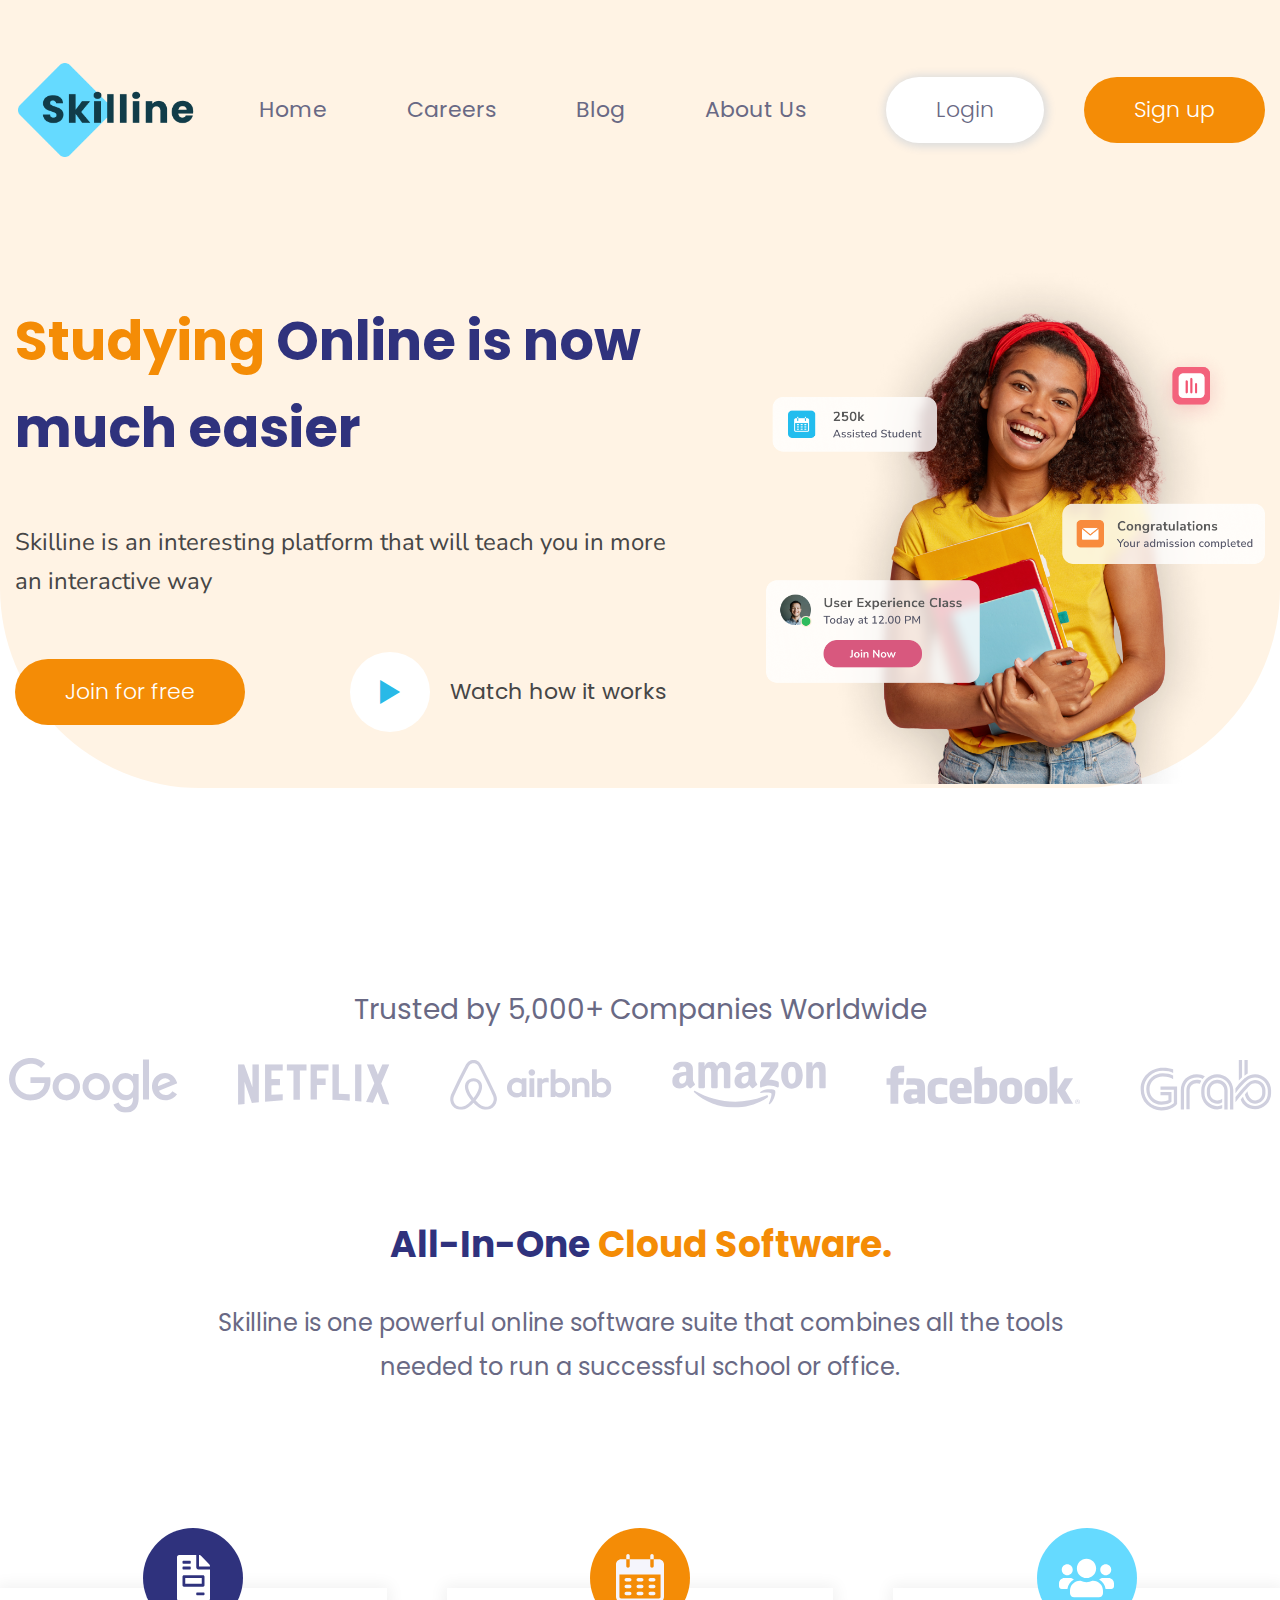
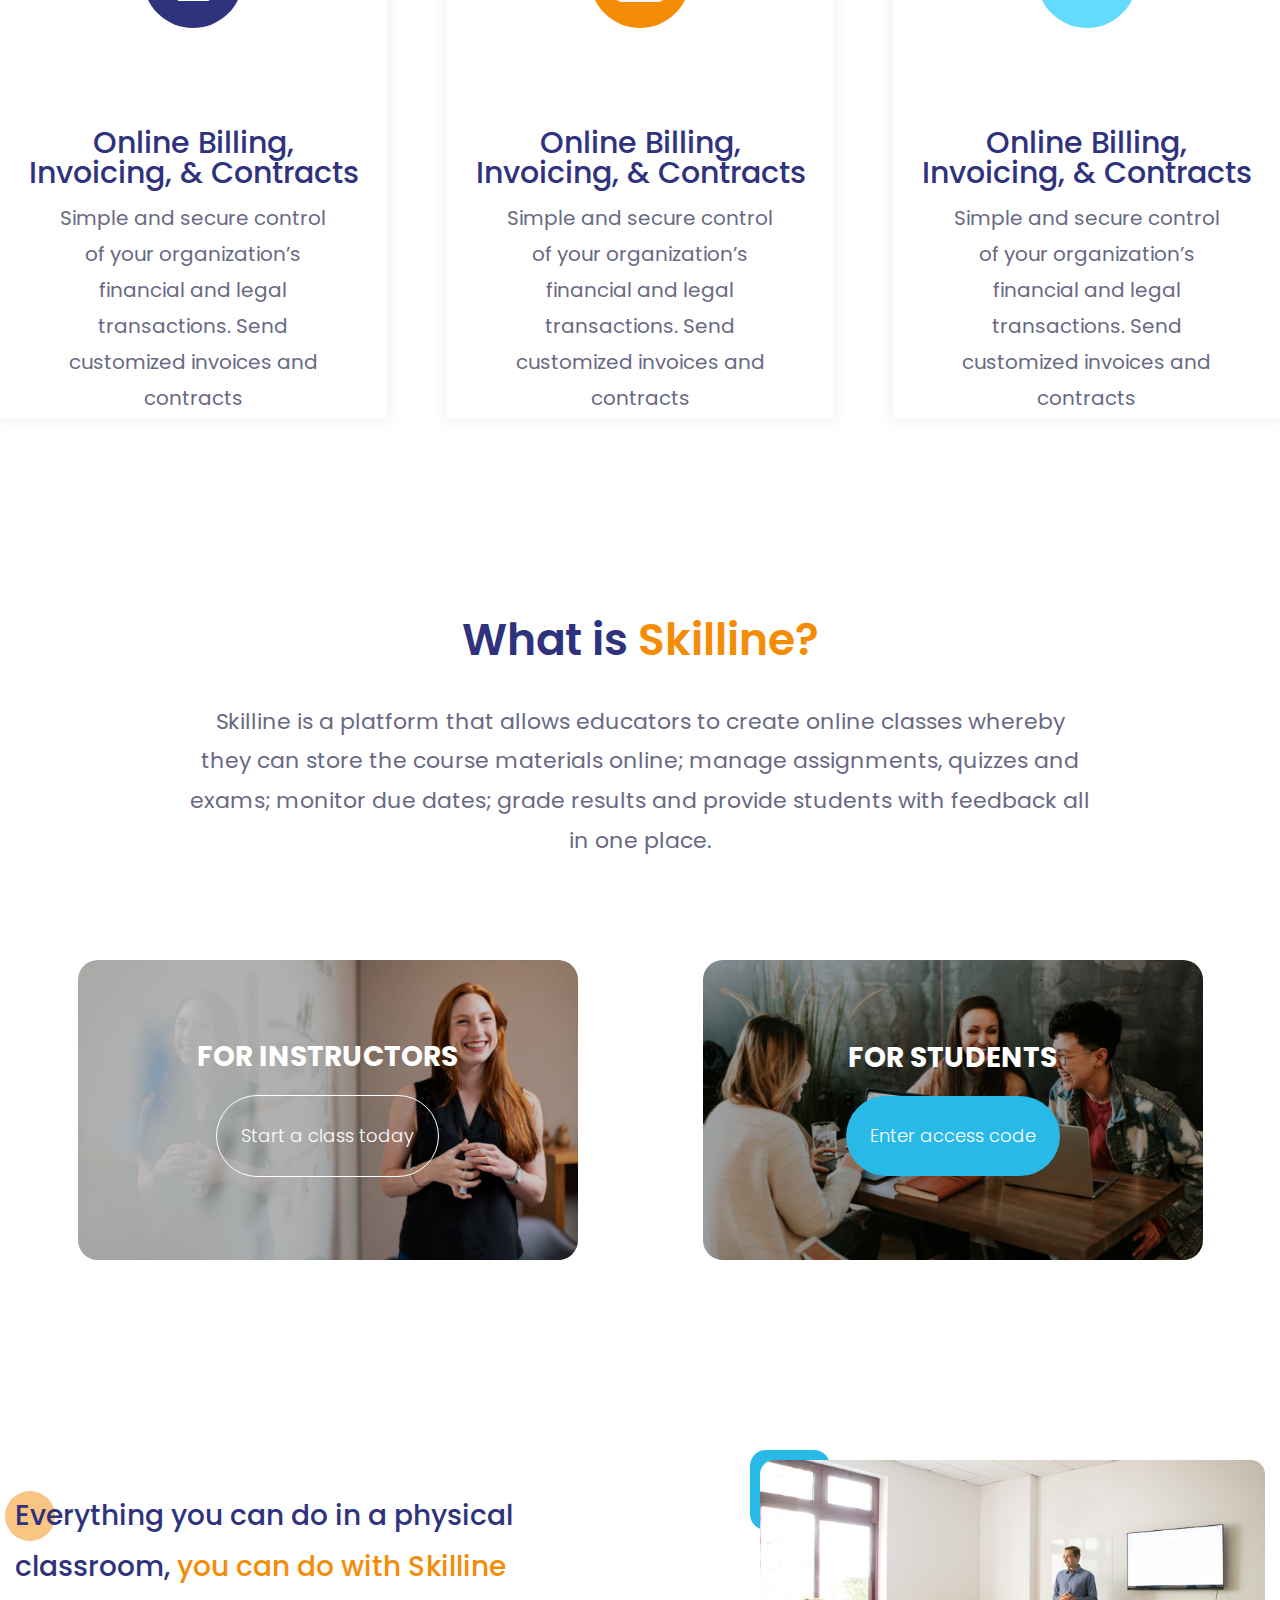
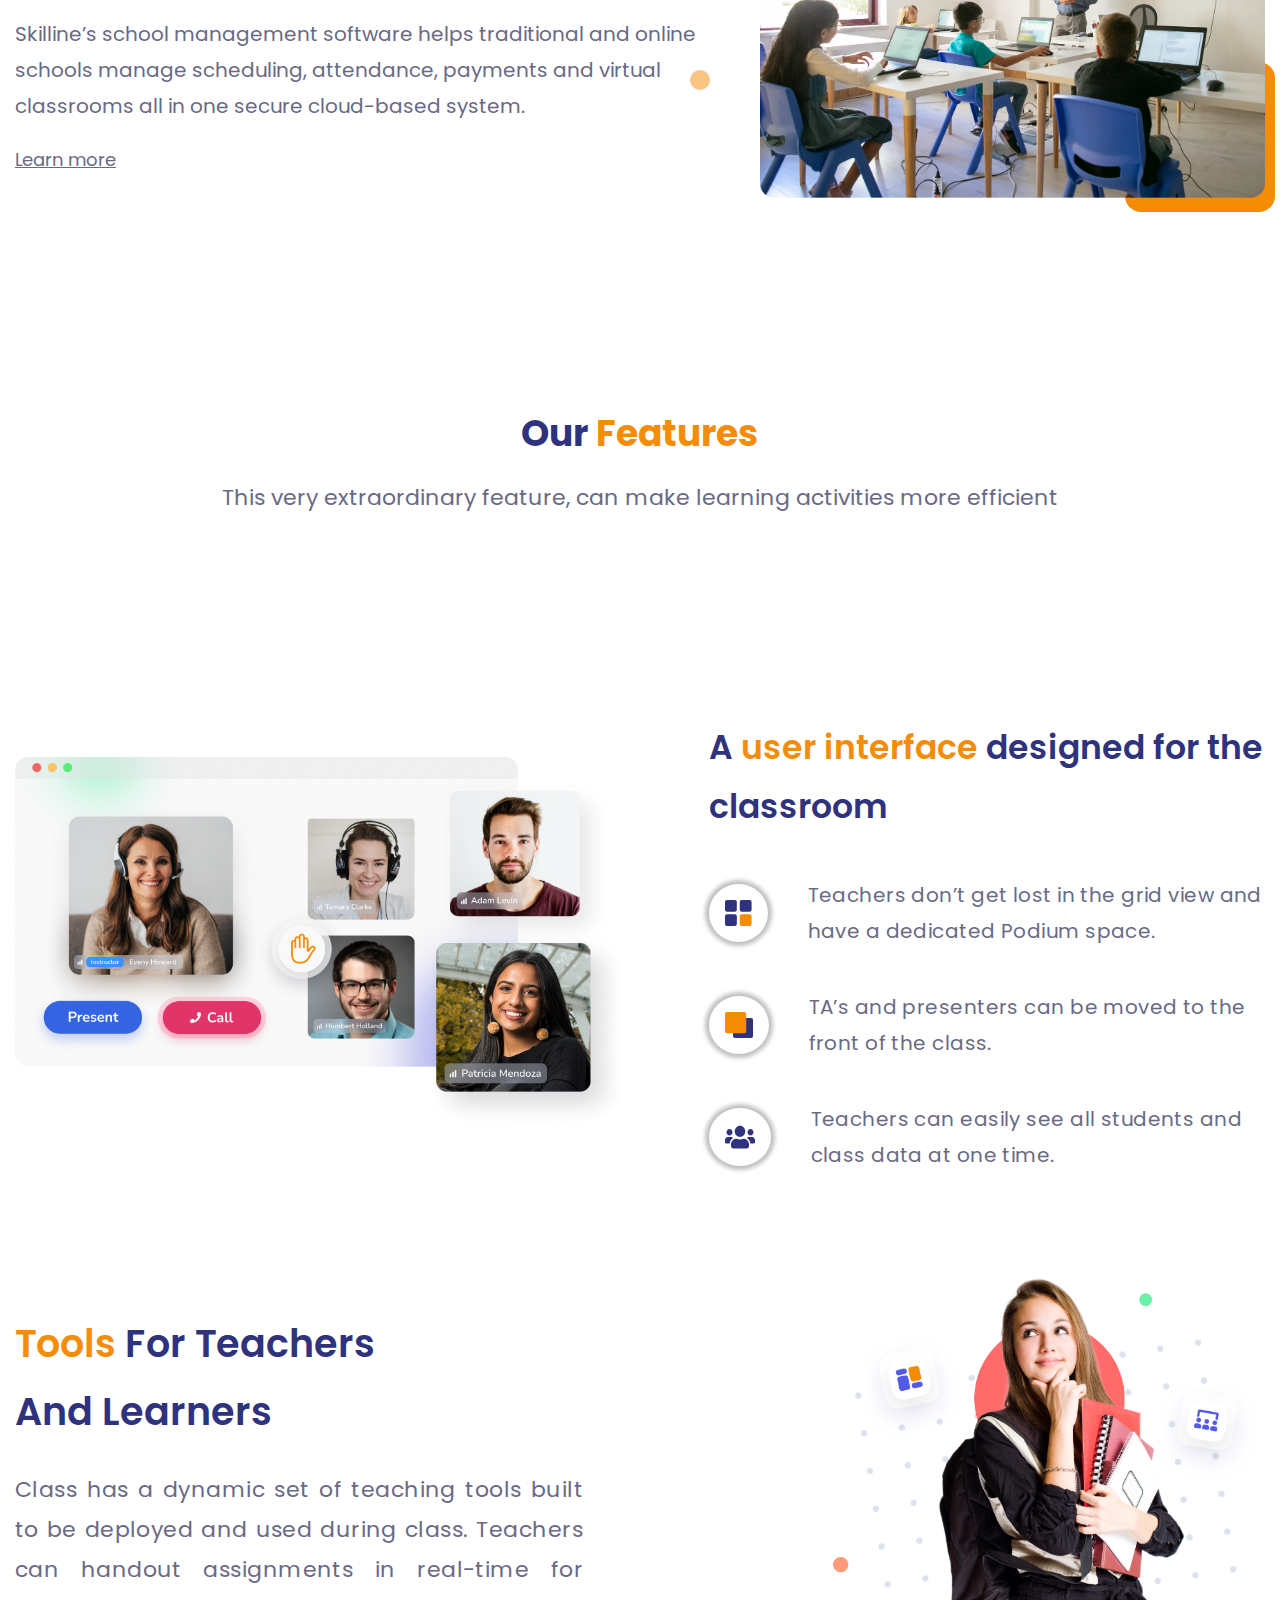
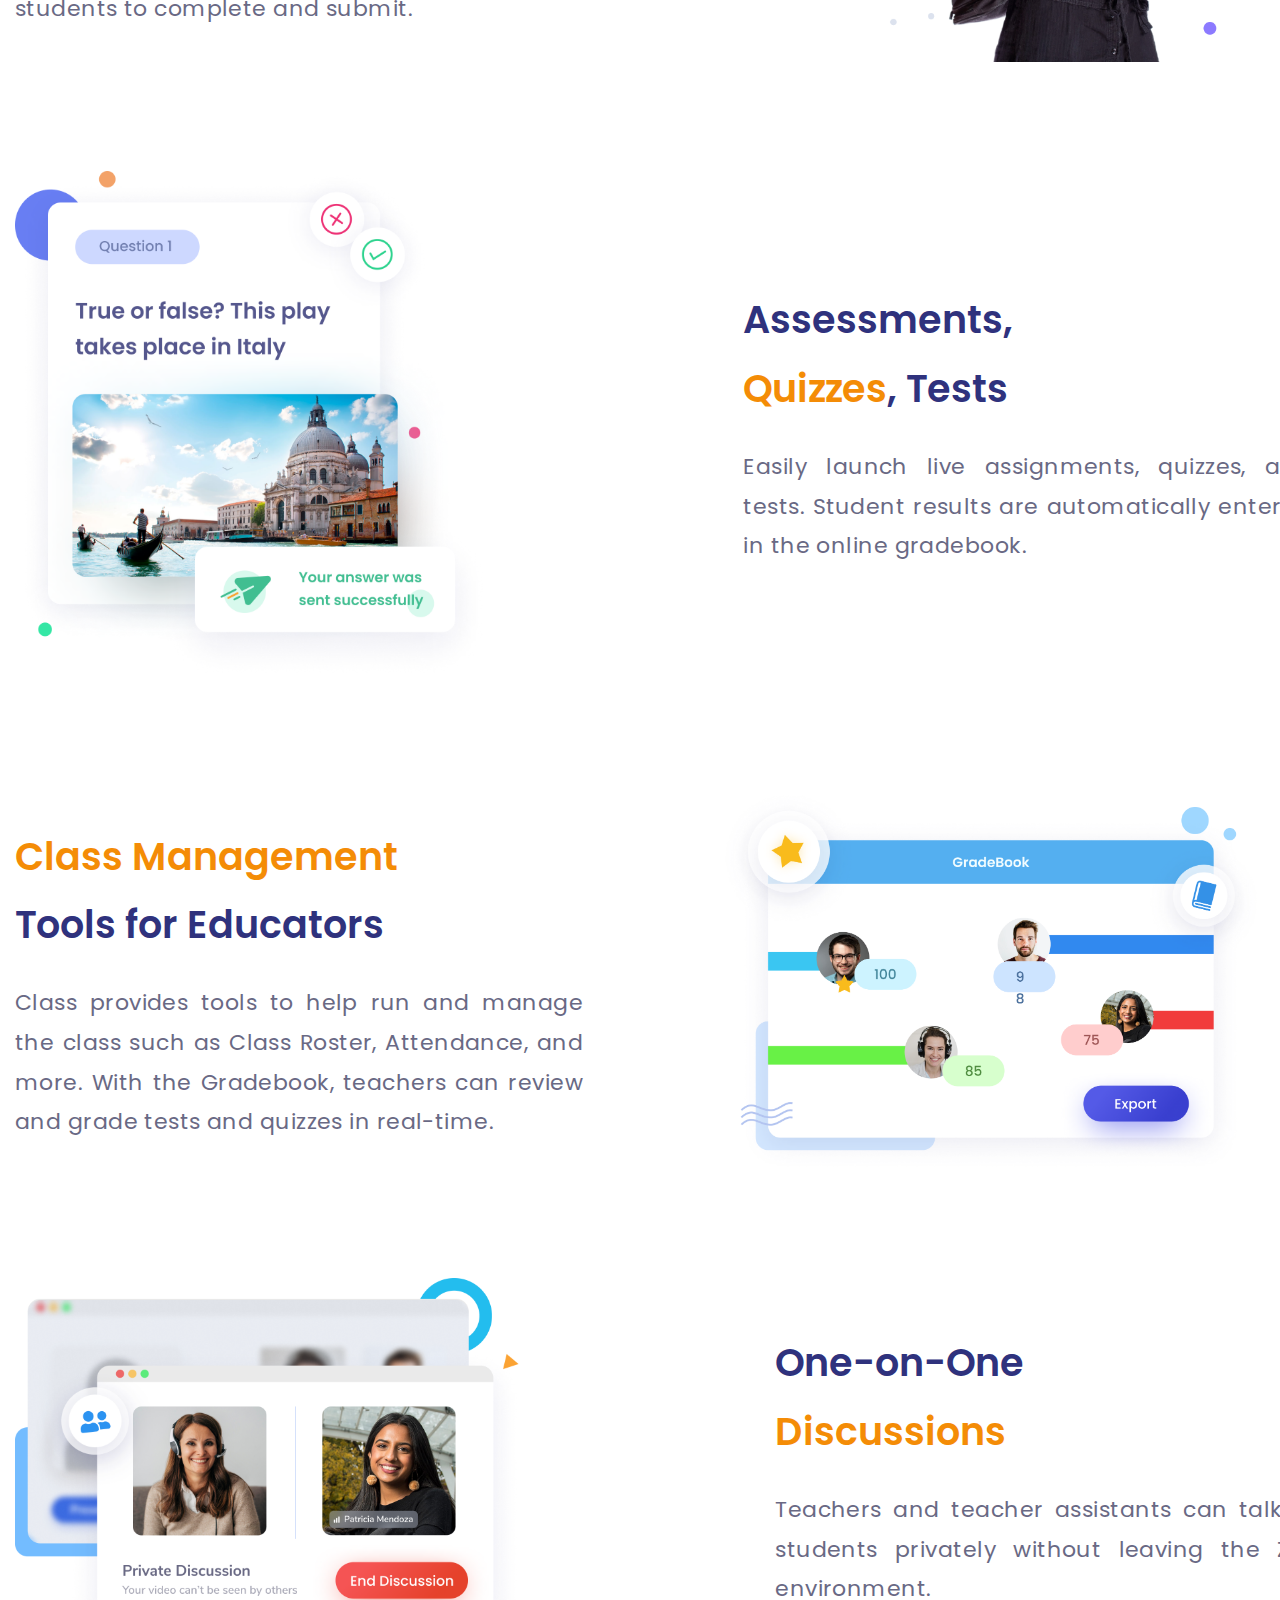
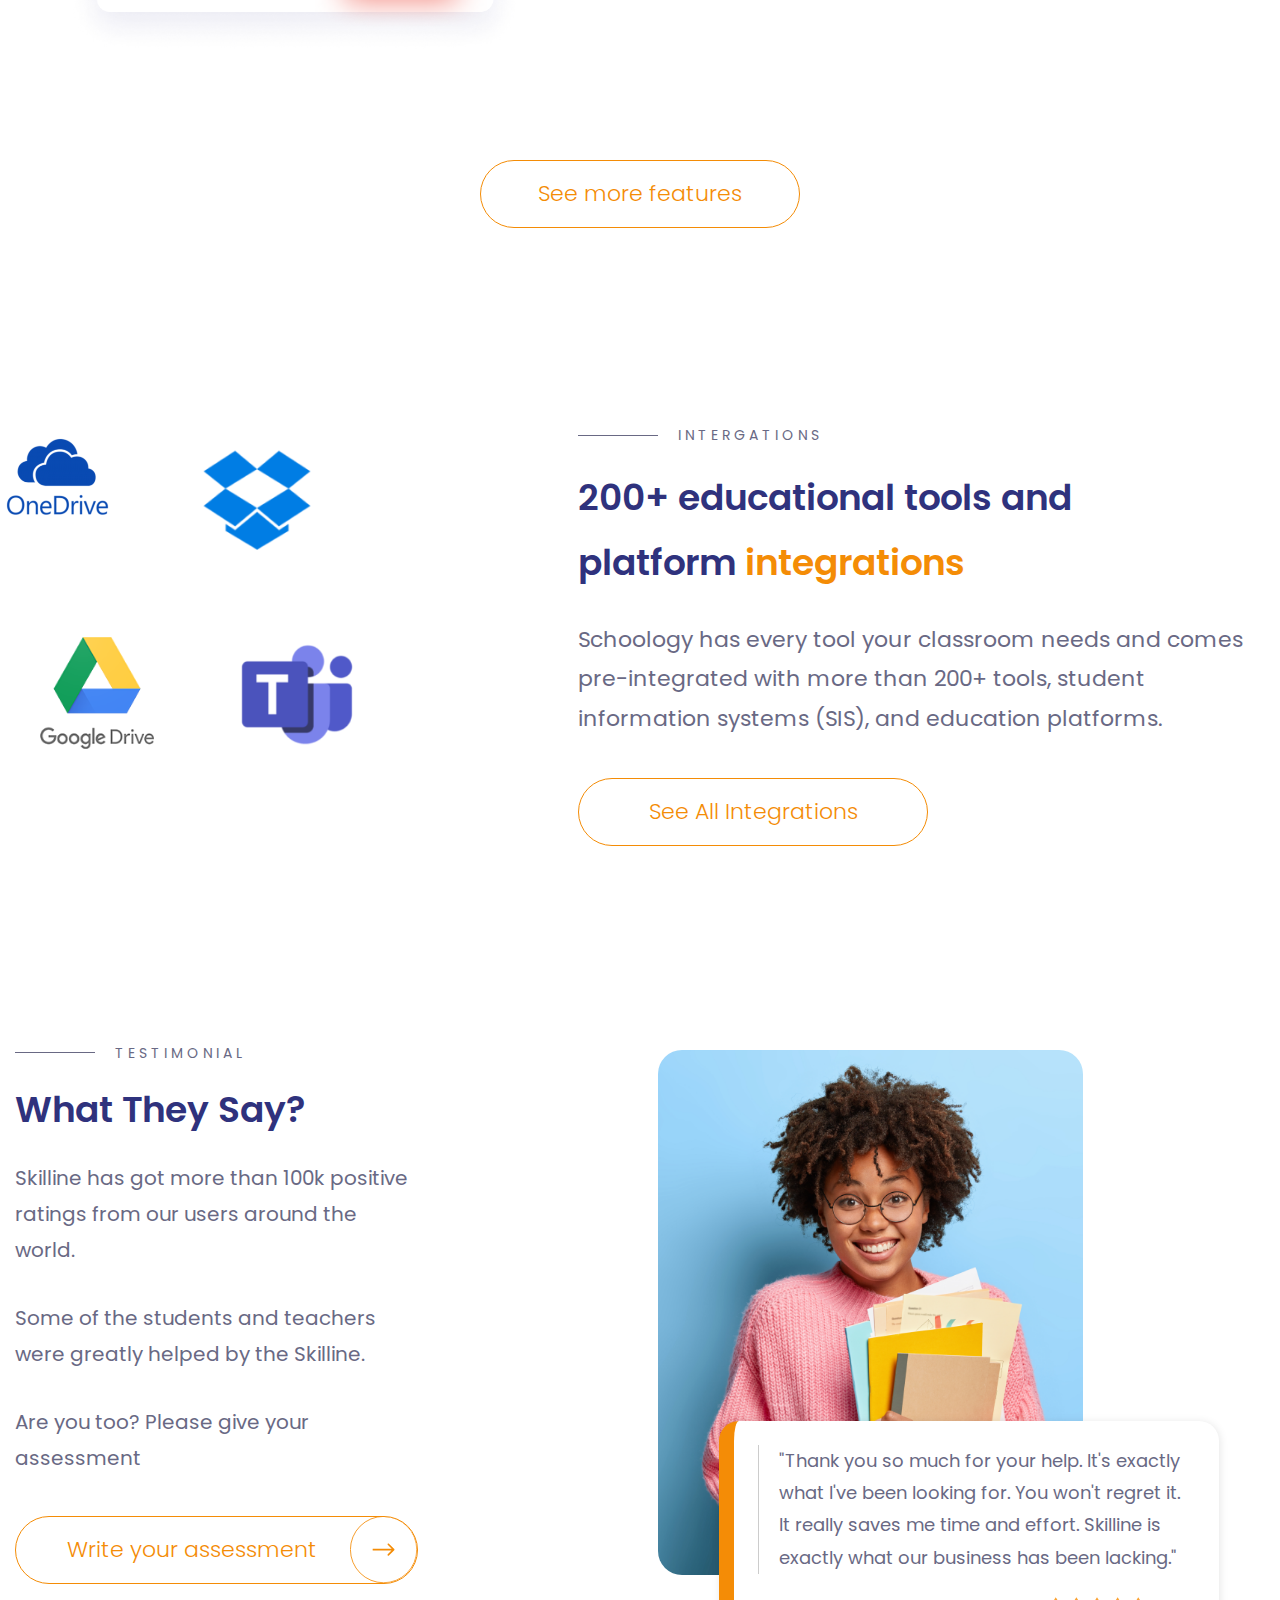
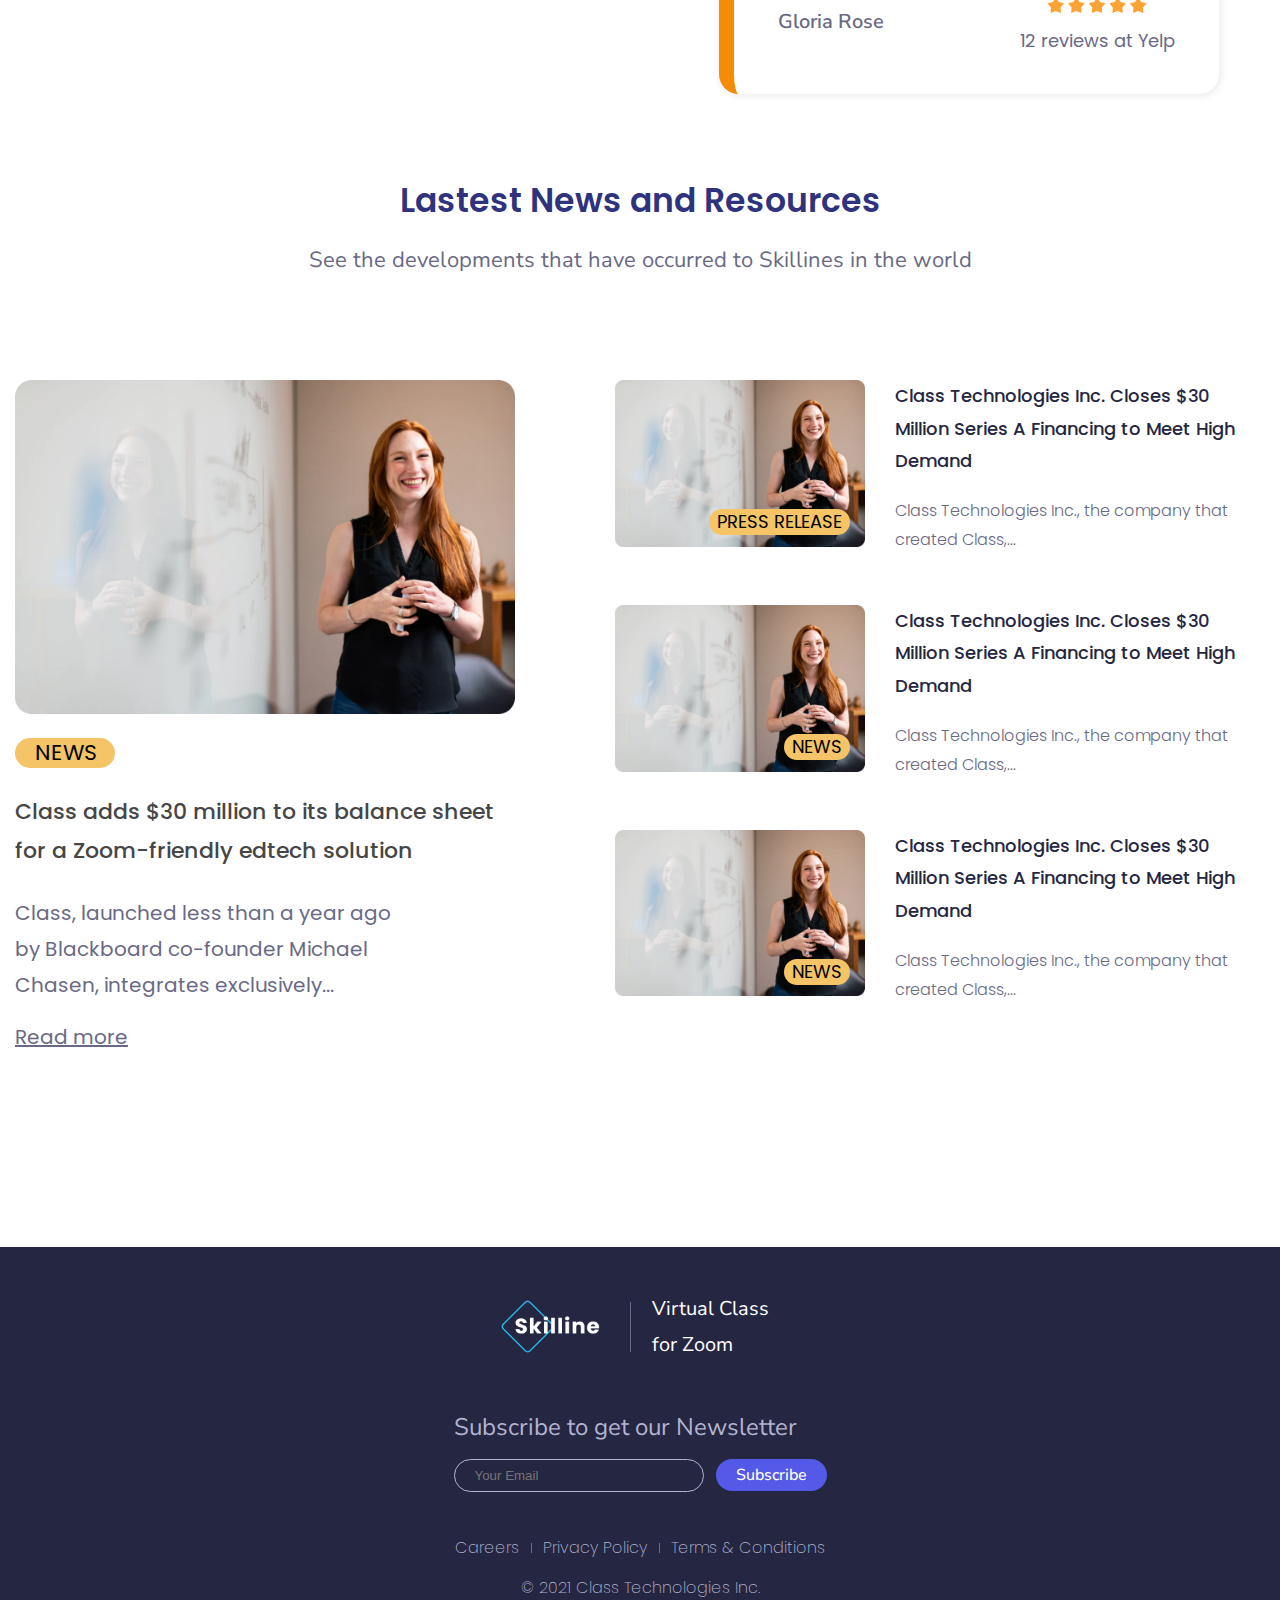
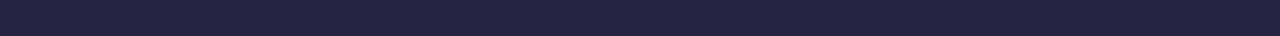
<file: index.html>
<!DOCTYPE html>
<html lang="en">
<head>
    <meta charset="UTF-8">
    <meta name="viewport" content="width=device-width, initial-scale=1.0">
    <title>Skillline</title>
    <!-- Link file -->
    <link rel="stylesheet" href="./asset/scss/index.css">
    <link rel="stylesheet" href="./asset/style/responsive.css">
    <!-- Link icon -->
    <link href='https://unpkg.com/boxicons@2.1.4/css/boxicons.min.css' rel='stylesheet'>
    <!-- Link font -->
    <link rel="preconnect" href="https://fonts.googleapis.com">
    <link rel="preconnect" href="https://fonts.gstatic.com" crossorigin>
    <link href="https://fonts.googleapis.com/css2?family=Nunito+Sans:wght@400;500;600;700;800&family=Poppins:wght@400;500;600;700&display=swap" rel="stylesheet">
</head>
<body>
    <div class="wrapper">
        <header class="header">
            <div class="header-container">
                <div class="header-top">
                    <img src="./asset/images/logo.png" alt="" class="header-logo">
                    <ul class="header-nav hide-on-mobile-tablet"">
                        <li class="nav-item"><a href="" class="nav-item-link">Home</a></li>
                        <li class="nav-item"><a href="" class="nav-item-link">Careers</a></li>
                        <li class="nav-item"><a href="" class="nav-item-link">Blog</a></li>
                        <li class="nav-item"><a href="" class="nav-item-link">About Us</a></li>
                    </ul>
                    <div class="header-auth">
                        <div class="btn btn--white btn-second">Login</div>
                        <div class="btn btn--primary">Sign up</div>
                    </div>
                </div>
                <div class="header-main">
                    <div class="header-content">
                        <h4 class="content-title"><span>Studying </span>Online is now much easier</h4>
                        <p class="content-desc">Skilline is an interesting platform that will teach you in more an interactive way</p>
                        <div class="content-action">
                            <div class="btn btn--primary">Join for free</div>
                            <div class="watch hide-on-mobile-tablet">
                                <i class='bx bx-play watch-icon' ></i><a href="#">Watch how it works</a>
                            </div>
                        </div>
                    </div>
                    <div class="header-img">
                        <img src="./asset/images/header-pic.png" alt="">
                    </div>
                </div>
            </div>
        </header>
        <section class="company">
            <div class="company-container">
                <h4 class="company-heading">Trusted by 5,000+ Companies Worldwide</h4>
                <div class="company-icons">
                    <img src="./asset/images/google.svg" alt="">
                    <img src="./asset/images/netflix.svg" alt="">
                    <img src="./asset/images/airbnb.svg" alt="">
                    <img src="./asset/images/amazon.svg" alt="">
                    <img src="./asset/images/facebook.svg" alt="">
                    <img src="./asset/images/grab.svg" alt="">
                </div>
            </div>
        </section>
        <section class="cloud">
            <div class="cloud-container">
                <h3 class="cloud-heading"><span>All-In-One </span>Cloud Software.</h3>
                <p class="cloud-desc">Skilline is one powerful online software suite that combines all the tools needed to run a successful school or office.
                </p>
                <div class="cloud-content">
                    <div class="cloud-item">
                        <div class="item-icon bg-primary"><svg xmlns="http://www.w3.org/2000/svg" width="33" height="46" viewBox="0 0 33 46" fill="none">
                            <g clip-path="url(#clip0_64_87)">
                              <path d="M24.75 23H8.25V28.75H24.75V23ZM32.3984 9.43359L23.9852 0.628906C23.5984 0.224609 23.0742 0 22.5242 0H22V11.5H33V10.952C33 10.3859 32.7852 9.83789 32.3984 9.43359ZM19.25 12.2188V0H2.0625C0.919531 0 0 0.961328 0 2.15625V43.8438C0 45.0387 0.919531 46 2.0625 46H30.9375C32.0805 46 33 45.0387 33 43.8438V14.375H21.3125C20.1781 14.375 19.25 13.4047 19.25 12.2188ZM5.5 6.46875C5.5 6.07164 5.80766 5.75 6.1875 5.75H13.0625C13.4423 5.75 13.75 6.07164 13.75 6.46875V7.90625C13.75 8.30336 13.4423 8.625 13.0625 8.625H6.1875C5.80766 8.625 5.5 8.30336 5.5 7.90625V6.46875ZM5.5 12.2188C5.5 11.8216 5.80766 11.5 6.1875 11.5H13.0625C13.4423 11.5 13.75 11.8216 13.75 12.2188V13.6562C13.75 14.0534 13.4423 14.375 13.0625 14.375H6.1875C5.80766 14.375 5.5 14.0534 5.5 13.6562V12.2188ZM27.5 39.5312C27.5 39.9284 27.1923 40.25 26.8125 40.25H19.9375C19.5577 40.25 19.25 39.9284 19.25 39.5312V38.0938C19.25 37.6966 19.5577 37.375 19.9375 37.375H26.8125C27.1923 37.375 27.5 37.6966 27.5 38.0938V39.5312ZM27.5 21.5625V30.1875C27.5 30.9817 26.8847 31.625 26.125 31.625H6.875C6.11531 31.625 5.5 30.9817 5.5 30.1875V21.5625C5.5 20.7683 6.11531 20.125 6.875 20.125H26.125C26.8847 20.125 27.5 20.7683 27.5 21.5625Z" fill="white"/>
                            </g>
                            <defs>
                              <clipPath id="clip0_64_87">
                                <rect width="33" height="46" fill="white"/>
                              </clipPath>
                            </defs>
                          </svg></div>
                        <div class="item-content">
                            <h5 class="item-heading">Online Billing, </br> Invoicing, & Contracts
                            </h5>
                            <p class="item-desc">
                                Simple and secure control of your organization’s financial and legal transactions. Send customized invoices and contracts
                            </p>
                        </div>
                    </div>
                    <div class="cloud-item">
                        <div class="item-icon bg-second"><svg xmlns="http://www.w3.org/2000/svg" width="48" height="48" viewBox="0 0 48 48" fill="none">
                            <g clip-path="url(#clip0_64_33)">
                              <path d="M12 0C11.0532 0 10.2857 0.767511 10.2857 1.71432V5.14285H13.7142V1.71432C13.7142 0.767511 12.9467 0 12 0Z" fill="#F5F5FC"/>
                              <path d="M36 0C35.0532 0 34.2856 0.767511 34.2856 1.71432V5.14285H37.7142V1.71432C37.7143 0.767511 36.9468 0 36 0Z" fill="#F5F5FC"/>
                              <path d="M42.8571 5.14282H37.7143V12C37.7143 12.9468 36.9468 13.7143 36 13.7143C35.0532 13.7143 34.2857 12.9468 34.2857 12V5.14282H13.7142V12C13.7142 12.9468 12.9467 13.7143 11.9999 13.7143C11.0531 13.7143 10.2856 12.9468 10.2856 12V5.14282H5.14285C2.30253 5.14282 0 7.44535 0 10.2857V42.8571C0 45.6974 2.30253 48 5.14285 48H42.8571C45.6975 48 48 45.6974 48 42.8571V10.2857C48 7.44535 45.6975 5.14282 42.8571 5.14282ZM44.5714 42.8571C44.5714 43.8039 43.8039 44.5714 42.857 44.5714H5.14285C4.19605 44.5714 3.42854 43.8039 3.42854 42.8571V20.5714H44.5714V42.8571Z" fill="#F5F5FC"/>
                              <path d="M13.7142 23.9999H10.2857C9.33889 23.9999 8.57138 24.7674 8.57138 25.7142C8.57138 26.661 9.33889 27.4285 10.2857 27.4285H13.7142C14.661 27.4285 15.4285 26.661 15.4285 25.7142C15.4285 24.7674 14.661 23.9999 13.7142 23.9999Z" fill="#F5F5FC"/>
                              <path d="M25.7143 23.9999H22.2857C21.3389 23.9999 20.5714 24.7674 20.5714 25.7142C20.5714 26.661 21.3389 27.4285 22.2857 27.4285H25.7143C26.6611 27.4285 27.4286 26.661 27.4286 25.7142C27.4286 24.7674 26.6611 23.9999 25.7143 23.9999Z" fill="#F5F5FC"/>
                              <path d="M37.7143 23.9999H34.2857C33.3389 23.9999 32.5714 24.7674 32.5714 25.7142C32.5714 26.661 33.3389 27.4285 34.2857 27.4285H37.7143C38.6611 27.4285 39.4286 26.661 39.4286 25.7142C39.4286 24.7674 38.661 23.9999 37.7143 23.9999Z" fill="#F5F5FC"/>
                              <path d="M13.7142 30.8571H10.2857C9.33889 30.8571 8.57138 31.6246 8.57138 32.5714C8.57138 33.5182 9.33889 34.2857 10.2857 34.2857H13.7142C14.661 34.2857 15.4285 33.5182 15.4285 32.5714C15.4285 31.6246 14.661 30.8571 13.7142 30.8571Z" fill="#F5F5FC"/>
                              <path d="M25.7143 30.8571H22.2857C21.3389 30.8571 20.5714 31.6246 20.5714 32.5714C20.5714 33.5182 21.3389 34.2857 22.2857 34.2857H25.7143C26.6611 34.2857 27.4286 33.5182 27.4286 32.5714C27.4286 31.6246 26.6611 30.8571 25.7143 30.8571Z" fill="#F5F5FC"/>
                              <path d="M37.7143 30.8571H34.2857C33.3389 30.8571 32.5714 31.6246 32.5714 32.5714C32.5714 33.5182 33.3389 34.2857 34.2857 34.2857H37.7143C38.6611 34.2857 39.4286 33.5182 39.4286 32.5714C39.4285 31.6246 38.661 30.8571 37.7143 30.8571Z" fill="#F5F5FC"/>
                              <path d="M13.7142 37.7142H10.2857C9.33889 37.7142 8.57138 38.4817 8.57138 39.4286C8.57138 40.3754 9.33889 41.1428 10.2857 41.1428H13.7142C14.661 41.1428 15.4285 40.3753 15.4285 39.4284C15.4285 38.4816 14.661 37.7142 13.7142 37.7142Z" fill="#F5F5FC"/>
                              <path d="M25.7143 37.7142H22.2857C21.3389 37.7142 20.5714 38.4817 20.5714 39.4285C20.5714 40.3754 21.3389 41.1429 22.2857 41.1429H25.7143C26.6611 41.1429 27.4286 40.3754 27.4286 39.4285C27.4286 38.4817 26.6611 37.7142 25.7143 37.7142Z" fill="#F5F5FC"/>
                              <path d="M37.7143 37.7142H34.2857C33.3389 37.7142 32.5714 38.4817 32.5714 39.4285C32.5714 40.3754 33.3389 41.1429 34.2857 41.1429H37.7143C38.6611 41.1429 39.4286 40.3754 39.4286 39.4285C39.4286 38.4817 38.661 37.7142 37.7143 37.7142Z" fill="#F5F5FC"/>
                            </g>
                            <defs>
                              <clipPath id="clip0_64_33">
                                <rect width="48" height="48" fill="white"/>
                              </clipPath>
                            </defs>
                          </svg></div>
                        <div class="item-content">
                            <h5 class="item-heading">Online Billing, </br> Invoicing, & Contracts
                            </h5>
                            <p class="item-desc">
                                Simple and secure control of your organization’s financial and legal transactions. Send customized invoices and contracts
                            </p>
                        </div>
                    </div>
                    <div class="cloud-item">
                        <div class="item-icon bg-third"><svg xmlns="http://www.w3.org/2000/svg" width="55" height="44" viewBox="0 0 55 44" fill="none">
                            <path d="M8.25 19.25C11.2836 19.25 13.75 16.7836 13.75 13.75C13.75 10.7164 11.2836 8.25 8.25 8.25C5.21641 8.25 2.75 10.7164 2.75 13.75C2.75 16.7836 5.21641 19.25 8.25 19.25ZM46.75 19.25C49.7836 19.25 52.25 16.7836 52.25 13.75C52.25 10.7164 49.7836 8.25 46.75 8.25C43.7164 8.25 41.25 10.7164 41.25 13.75C41.25 16.7836 43.7164 19.25 46.75 19.25ZM49.5 22H44C42.4875 22 41.1211 22.6102 40.1242 23.5984C43.5875 25.4977 46.0453 28.9266 46.5781 33H52.25C53.7711 33 55 31.7711 55 30.25V27.5C55 24.4664 52.5336 22 49.5 22ZM27.5 22C32.8195 22 37.125 17.6945 37.125 12.375C37.125 7.05547 32.8195 2.75 27.5 2.75C22.1805 2.75 17.875 7.05547 17.875 12.375C17.875 17.6945 22.1805 22 27.5 22ZM34.1 24.75H33.3867C31.5992 25.6094 29.6141 26.125 27.5 26.125C25.3859 26.125 23.4094 25.6094 21.6133 24.75H20.9C15.4344 24.75 11 29.1844 11 34.65V37.125C11 39.4023 12.8477 41.25 15.125 41.25H39.875C42.1523 41.25 44 39.4023 44 37.125V34.65C44 29.1844 39.5656 24.75 34.1 24.75ZM14.8758 23.5984C13.8789 22.6102 12.5125 22 11 22H5.5C2.46641 22 0 24.4664 0 27.5V30.25C0 31.7711 1.22891 33 2.75 33H8.41328C8.95469 28.9266 11.4125 25.4977 14.8758 23.5984Z" fill="white"/>
                          </svg></div>
                        <div class="item-content">
                            <h5 class="item-heading">Online Billing, </br> Invoicing, & Contracts
                            </h5>
                            <p class="item-desc">
                                Simple and secure control of your organization’s financial and legal transactions. Send customized invoices and contracts
                            </p>
                        </div>
                    </div>
                </div>
            </div>
        </section>
        <section class="whatis">
            <div class="whatis-container">
                
                    <h4 class="whatis-heading">What is <span>Skilline?</span>
                    </h4>
                    <p class="whatis-desc">
                        Skilline is a platform that allows educators to create online classes whereby they can store the course materials online; manage assignments, quizzes and exams; monitor due dates; grade results and provide students with feedback all in one place.
                    </p>
                
                <div class="whatis-content">
                    <div class="whatis-item">
                        <h6 class="item-heading">FOR INSTRUCTORS</h6>
                        <div class="item-btn btn btn--transparent">Start a class today</div>
                    </div>
                    <div class="whatis-item">
                        <h6 class="item-heading">FOR STUDENTS</h6>
                        <div class="item-btn btn btn--blue">Enter access code</div>
                    </div>
                </div>
            </div>
        </section>
        <section class="show">
            <div class="show-container">
                <div class="show-content">
                    <h6 class="show-title">Everything you can do in a physical classroom, <span>you can do with Skilline</span> </h6>
                    <p class="show-desc">Skilline’s school management software helps traditional and online schools manage scheduling, attendance, payments and virtual classrooms all in one secure cloud-based system.</p>
                    <span class="show-more">Learn more</span>
                </div>
                <div class="show-img">
                    <img src="./asset/images/img3.png" alt="">
                </div>
            </div>
        </section>
        <section class="feature">
            <div class="feature-container">
                <h6 class="feature-heading">Our <span>Features</span></h6>
                <p class="feature-desc">This very extraordinary feature, can make learning activities more efficient</p>
                <div class="feature-content">
                    <div class="feature-interface">
                        <div class="interface-img">
                            <img src="./asset/images/img4.png" alt="">
                        </div>
                        <div class="interface-content">
                            <h6 class="interface-heading">A <span>user interface</span> designed for the classroom</h6>
                            <div class="interface-list">
                                <div class="list-item">
                                    <div class="list-item__img">
                                        <img src="./asset/images/icon-squares.svg" alt="">
                                    </div>
                                    <div class="list-item__info">
                                        Teachers don’t get lost in the grid view and have a dedicated Podium space.
                                    </div>
                                </div>
                                <div class="list-item">
                                    <div class="list-item__img">
                                        <img src="./asset/images/icon-copy.svg" alt="">
                                    </div>
                                    <div class="list-item__info">
                                        TA’s and presenters can be moved to the front of the class.
                                    </div>
                                </div>
                                <div class="list-item">
                                    <div class="list-item__img">
                                        <img src="./asset/images/icon-teachers.svg" alt="">
                                    </div>
                                    <div class="list-item__info">
                                        Teachers can easily see all students and class data at one time.
                                    </div>
                                </div>
                            </div>
                        </div>
                    </div>
                    <div class="feature-item">
                        <div class="item-content">
                            <h6 class="item-heading"><span>Tools</span> For Teachers And Learners</h6>
                            <p class="item-desc">Class has a dynamic set of teaching tools built to be deployed and used during class.
                                Teachers can handout assignments in real-time for students to complete and submit.</p>
                        </div>
                        <div class="item-img">
                            <img src="./asset/images/img5.png" alt="">
                        </div>
                    </div>
                    <div class="feature-item">
                        <div class="item-content">
                            <h6 class="item-heading">Assessments, <span>Quizzes</span>, Tests
                            <p class="item-desc">Easily launch live assignments, quizzes, and tests.
                                Student results are automatically entered in the online gradebook.</p>
                        </div>
                        <div class="item-img">
                            <img src="./asset/images/img6.png" alt="">
                        </div>
                    </div>
                    <div class="feature-item">
                        <div class="item-content">
                            <h6 class="item-heading"><span>Class Management</span> Tools for Educators
                            <p class="item-desc">Class provides tools to help run and manage the class such as Class Roster, Attendance, and more. With the Gradebook, teachers can review and grade tests and quizzes in real-time.
                            </p>
                        </div>
                        <div class="item-img">
                            <img src="./asset/images/img7.png" alt="">
                        </div>
                    </div>
                    <div class="feature-item">
                        <div class="item-content">
                            <h6 class="item-heading">One-on-One <span>Discussions</span>
                            <p class="item-desc">Teachers and teacher assistants can talk with students privately without leaving the Zoom environment.</p>
                        </div>
                        <div class="item-img">
                            <img src="./asset/images/img8.png" alt="">
                        </div>
                    </div>
                    <div class="btn btn--border-secondary text-secondary feature-btn">See more features</div>
                </div>
            </div>
        </section>
        <section class="intergations">
            <div class="intergations-container">
                <div class="intergations-images">
                    <div class="intergations-img"><img src="./asset/images/onedrive.png" alt=""></div>
                    <div class="intergations-img"><img src="./asset/images/dropbox.png" alt=""></div>
                    <div class="intergations-img"><img src="./asset/images/google-drive.png" alt=""></div>
                    <div class="intergations-img"><img src="./asset/images/team.png" alt=""></div>
                </div>
                <div class="intergations-content">
                    <div class="intergations-heading">
                        <span class="intergations-heading--line">
                        </span>
                        <h6 class="intergations-heading--title">INTERGATIONS</h6>
                    </div>
                    <div class="intergations-desc">
                        <h6 class="intergations-desc--heading">200+ educational tools and </br> platform <span>integrations</span></h6>
                        <p class="intergations-desc--info">Schoology has every tool your classroom needs and comes pre-integrated with more than 200+ tools, student information systems (SIS), and education platforms.</p>
                    </div>
                    <div class="intergations-btn btn bg-transparent text-secondary btn--border-secondary">See All Integrations</div>
                </div>
            </div>
        </section>
        <section class="testi">
            <div class="testi-container">
                <div class="testi-content">
                    <div class="testi-heading">
                        <span class="testi-heading--line">
                        </span>
                        <h6 class="testi-heading--title">TESTIMONIAL</h6>
                    </div>
                    <h6 class="testi-title">What They Say?</h6>
                    <p class="testi-desc">Skilline has got more than 100k positive ratings from our users around the world. </p>
                    <p class="testi-desc">Some of the students and teachers were greatly helped by the Skilline.</p>
                    <p class="testi-desc">Are you too? Please give your assessment</p>
                    <div class="btn testi-btn btn--border-secondary"> <span>Write your assessment</span> <svg xmlns="http://www.w3.org/2000/svg" width="80" height="80" viewBox="0 0 80 80" fill="none">
                        <circle cx="40" cy="40" r="39.5" stroke="#F48C06"/>
                        <path d="M52.7071 40.7071C53.0976 40.3166 53.0976 39.6834 52.7071 39.2929L46.3431 32.9289C45.9526 32.5384 45.3195 32.5384 44.9289 32.9289C44.5384 33.3195 44.5384 33.9526 44.9289 34.3431L50.5858 40L44.9289 45.6569C44.5384 46.0474 44.5384 46.6805 44.9289 47.0711C45.3195 47.4616 45.9526 47.4616 46.3431 47.0711L52.7071 40.7071ZM27 41L52 41L52 39L27 39L27 41Z" fill="#F48C06"/>
                        </svg></div>
                </div>
                <div class="testi-img">
                    <img src="./asset/images/imggirl.png" alt="">
                    <div class="testi-feedback">
                        <div class="testi-feedback--desc">
                            <p class="testi-feedback--desc-content">"Thank you so much for your help. It's exactly what I've been looking for. You won't regret it. It really saves me time and effort. Skilline is exactly what our business has been lacking."</p>
                        </div>
                        <div class="testi-feedback--author">
                            <span class="testi-feedback--author-name">Gloria Rose</span>
                            <div class="testi-feedback--author-rating">
                                <div class="star"><svg xmlns="http://www.w3.org/2000/svg" width="137" height="24" viewBox="0 0 137 24" fill="none">
                                    <path d="M11.9875 0L16.0742 6.36261L23.3883 8.28316L18.6 14.136L19.0336 21.6856L11.9875 18.9403L4.94142 21.6856L5.37504 14.136L0.58671 8.28316L7.90078 6.36261L11.9875 0Z" fill="#FBA333"/>
                                    <path d="M40.2437 0L44.3305 6.36261L51.6445 8.28316L46.8562 14.136L47.2898 21.6856L40.2437 18.9403L33.1976 21.6856L33.6313 14.136L28.8429 8.28316L36.157 6.36261L40.2437 0Z" fill="#FBA333"/>
                                    <path d="M68.5 0L72.5867 6.36261L79.9007 8.28316L75.1124 14.136L75.546 21.6856L68.5 18.9403L61.4539 21.6856L61.8875 14.136L57.0992 8.28316L64.4132 6.36261L68.5 0Z" fill="#FBA333"/>
                                    <path d="M96.7563 0L100.843 6.36261L108.157 8.28316L103.369 14.136L103.802 21.6856L96.7563 18.9403L89.7102 21.6856L90.1438 14.136L85.3555 8.28316L92.6696 6.36261L96.7563 0Z" fill="#FBA333"/>
                                    <path d="M125.013 0L129.099 6.36261L136.413 8.28316L131.625 14.136L132.059 21.6856L125.013 18.9403L117.966 21.6856L118.4 14.136L113.612 8.28316L120.926 6.36261L125.013 0Z" fill="#FBA333"/>
                                    </svg></div>
                                    <p class="time">12 reviews at Yelp</p>
                            </div>
                        </div>
                    </div>
                </div>
            </div>
        </section>
        <section class="news">
            <div class="news-container">
                <h5 class="news-heading">Lastest News and Resources</h5>
                <p class="news-desc">See the developments that have occurred to Skillines in the world</p>
                <div class="news-content">
                    <div class="news-content-left">
                        <img src="./asset/images/img1.png" alt="" class="news-content-left__img">
                        <span class="news-content-left__tag news-tag">NEWS</span>
                        <h6 class="news-content-left__title">Class adds $30 million to its balance sheet for a Zoom-friendly edtech solution</h6>
                        <p class="news-content-left__desc">
                            Class, launched less than a year ago by Blackboard co-founder Michael Chasen, integrates exclusively...
                        </p>
                        <span class="news-content-left__read">Read more</span>
                    </div>
                    <div class="news-content-right">
                            <div class="item-right">
                                <div class="item-right__img">
                                    <img src="./asset/images/img1.png" alt="">
                                    <span class="news-tag item-right__tag">PRESS RELEASE</span>
                                </div>
                                <div class="item-right__content">
                                    <h6 class="item-right__content--title">Class Technologies Inc. Closes $30 Million Series A Financing to Meet High Demand</h6>
                                    <p class="item-right__content--desc">Class Technologies Inc., the company that created Class,...</p>
                                </div>
                            </div>
                            <div class="item-right">
                                <div class="item-right__img">
                                    <img src="./asset/images/img1.png" alt="">
                                    <span class="news-tag item-right__tag">NEWS</span>
                                </div>
                                <div class="item-right__content">
                                    <h6 class="item-right__content--title">Class Technologies Inc. Closes $30 Million Series A Financing to Meet High Demand</h6>
                                    <p class="item-right__content--desc">Class Technologies Inc., the company that created Class,...</p>
                                </div>
                            </div>
                            <div class="item-right">
                                <div class="item-right__img">
                                    <img src="./asset/images/img1.png" alt="">
                                    <span class="news-tag item-right__tag">NEWS</span>
                                </div>
                                <div class="item-right__content">
                                    <h6 class="item-right__content--title">Class Technologies Inc. Closes $30 Million Series A Financing to Meet High Demand</h6>
                                    <p class="item-right__content--desc">Class Technologies Inc., the company that created Class,...</p>
                                </div>
                            </div>
                    </div>
                </div>
            </div>
        </section>
        <footer class="footer">
            <div class="footer-container">
                <div class="footer-logo">
                    <img src="./asset/images/logo-line.png" alt="">
                    <span>Virtual Class </br> for Zoom</span>
                </div>
                <div class="footer-info">
                    <p class="footer-info-title">Subscribe to get our Newsletter</p>
                    <div class="footer-info-input">
                        <label for="">
                            <input type="text" placeholder="Your Email">
                        </label>
                        <div class="footer-info-btn">Subscribe</div>
                    </div>

                </div>
                <div class="footer-since">
                    <div class="footer-since-content">
                        <span class="content-item">Careers</span>
                        <span class="content-item">Privacy Policy</span>
                        <span class="content-item">Terms & Conditions</span>
                    </div>
                    <span class="footer-since-copyright">© 2021 Class Technologies Inc.</span>
                </div>
            </div>
        </footer>
    </div>
</body>
</html>
</file>
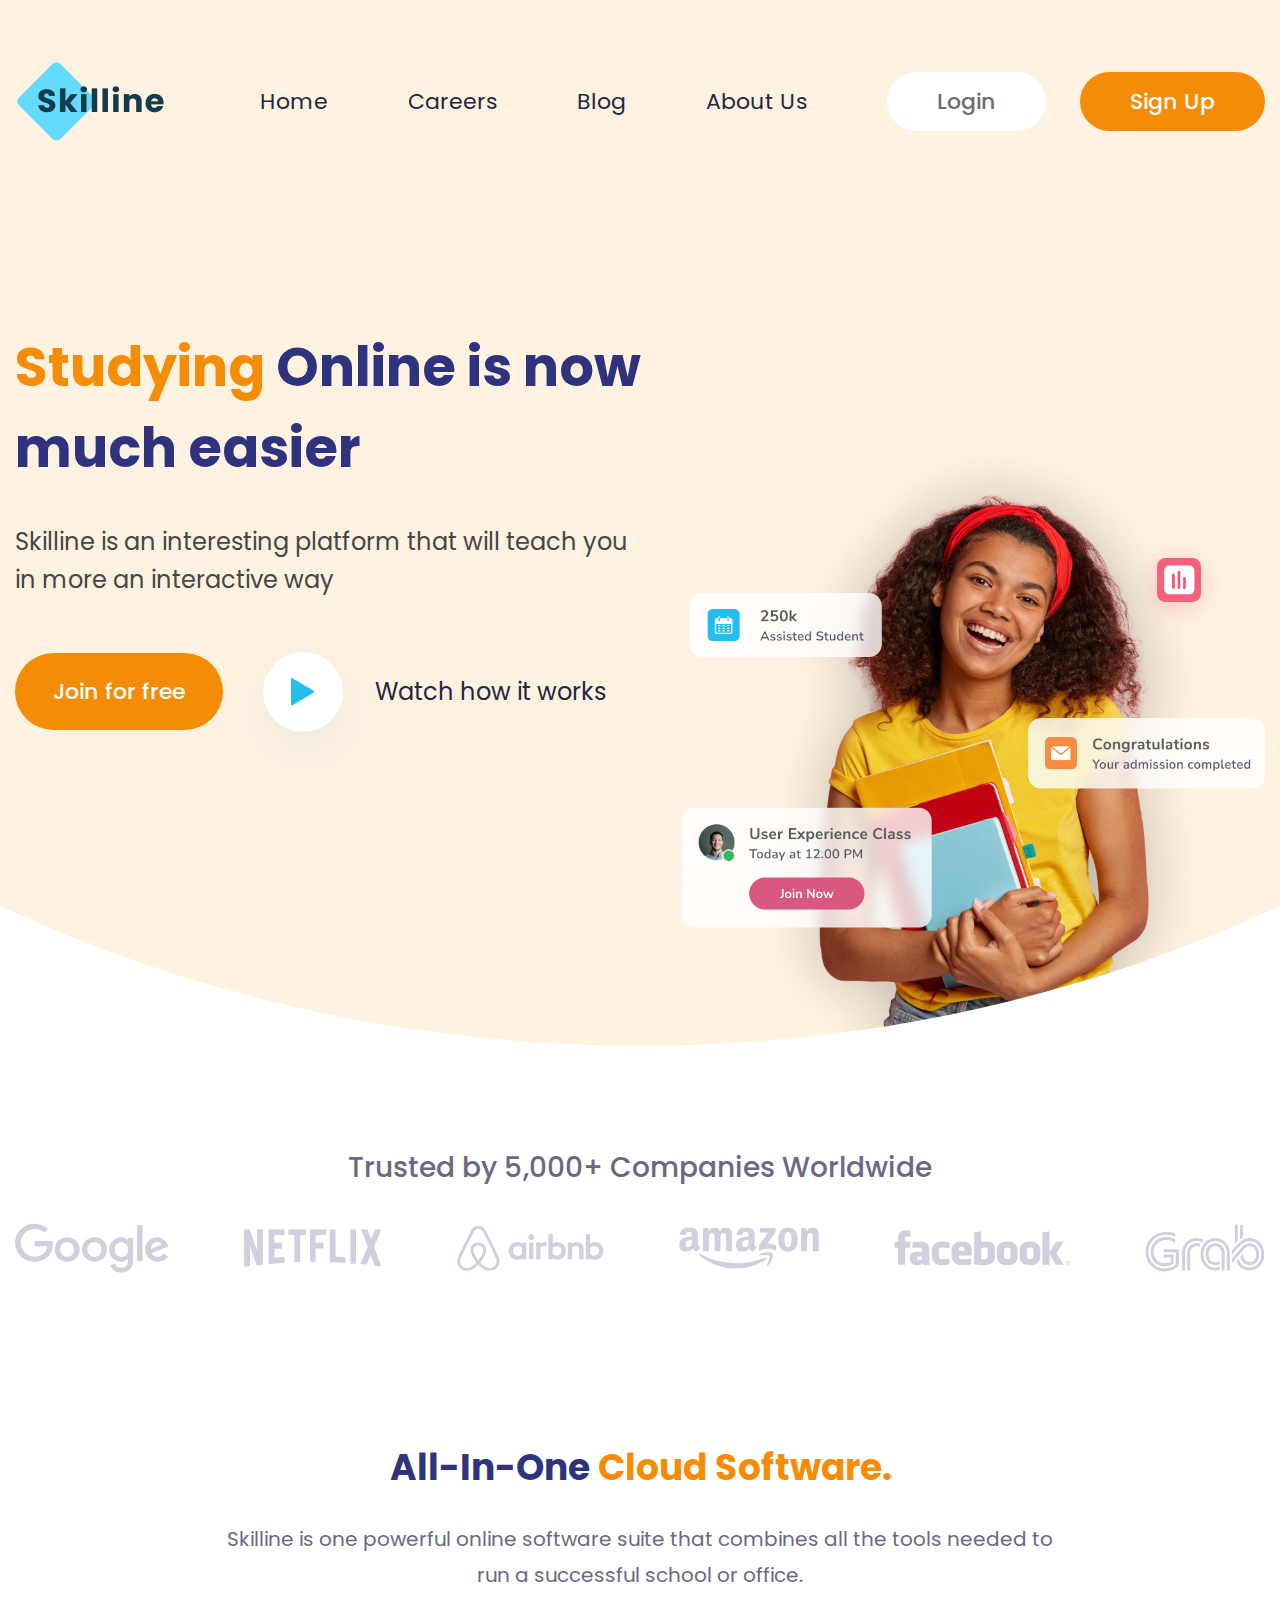
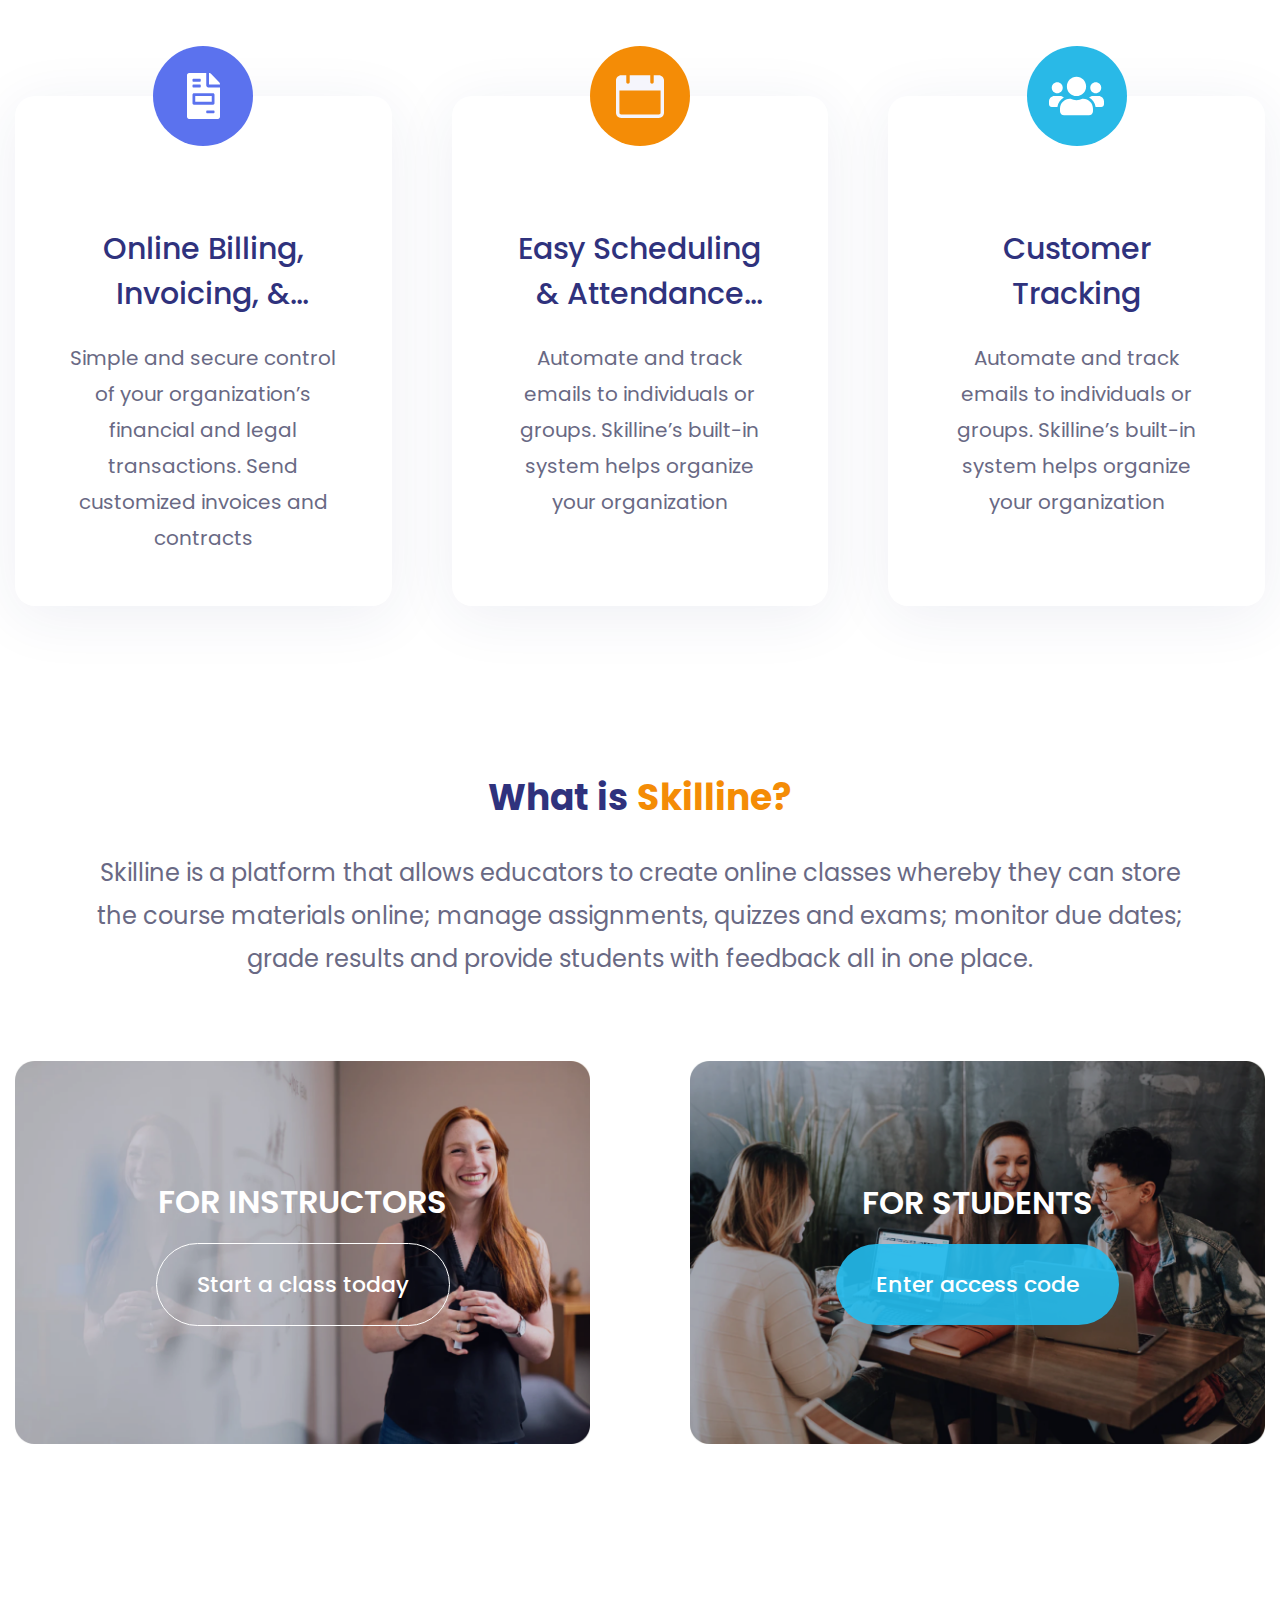
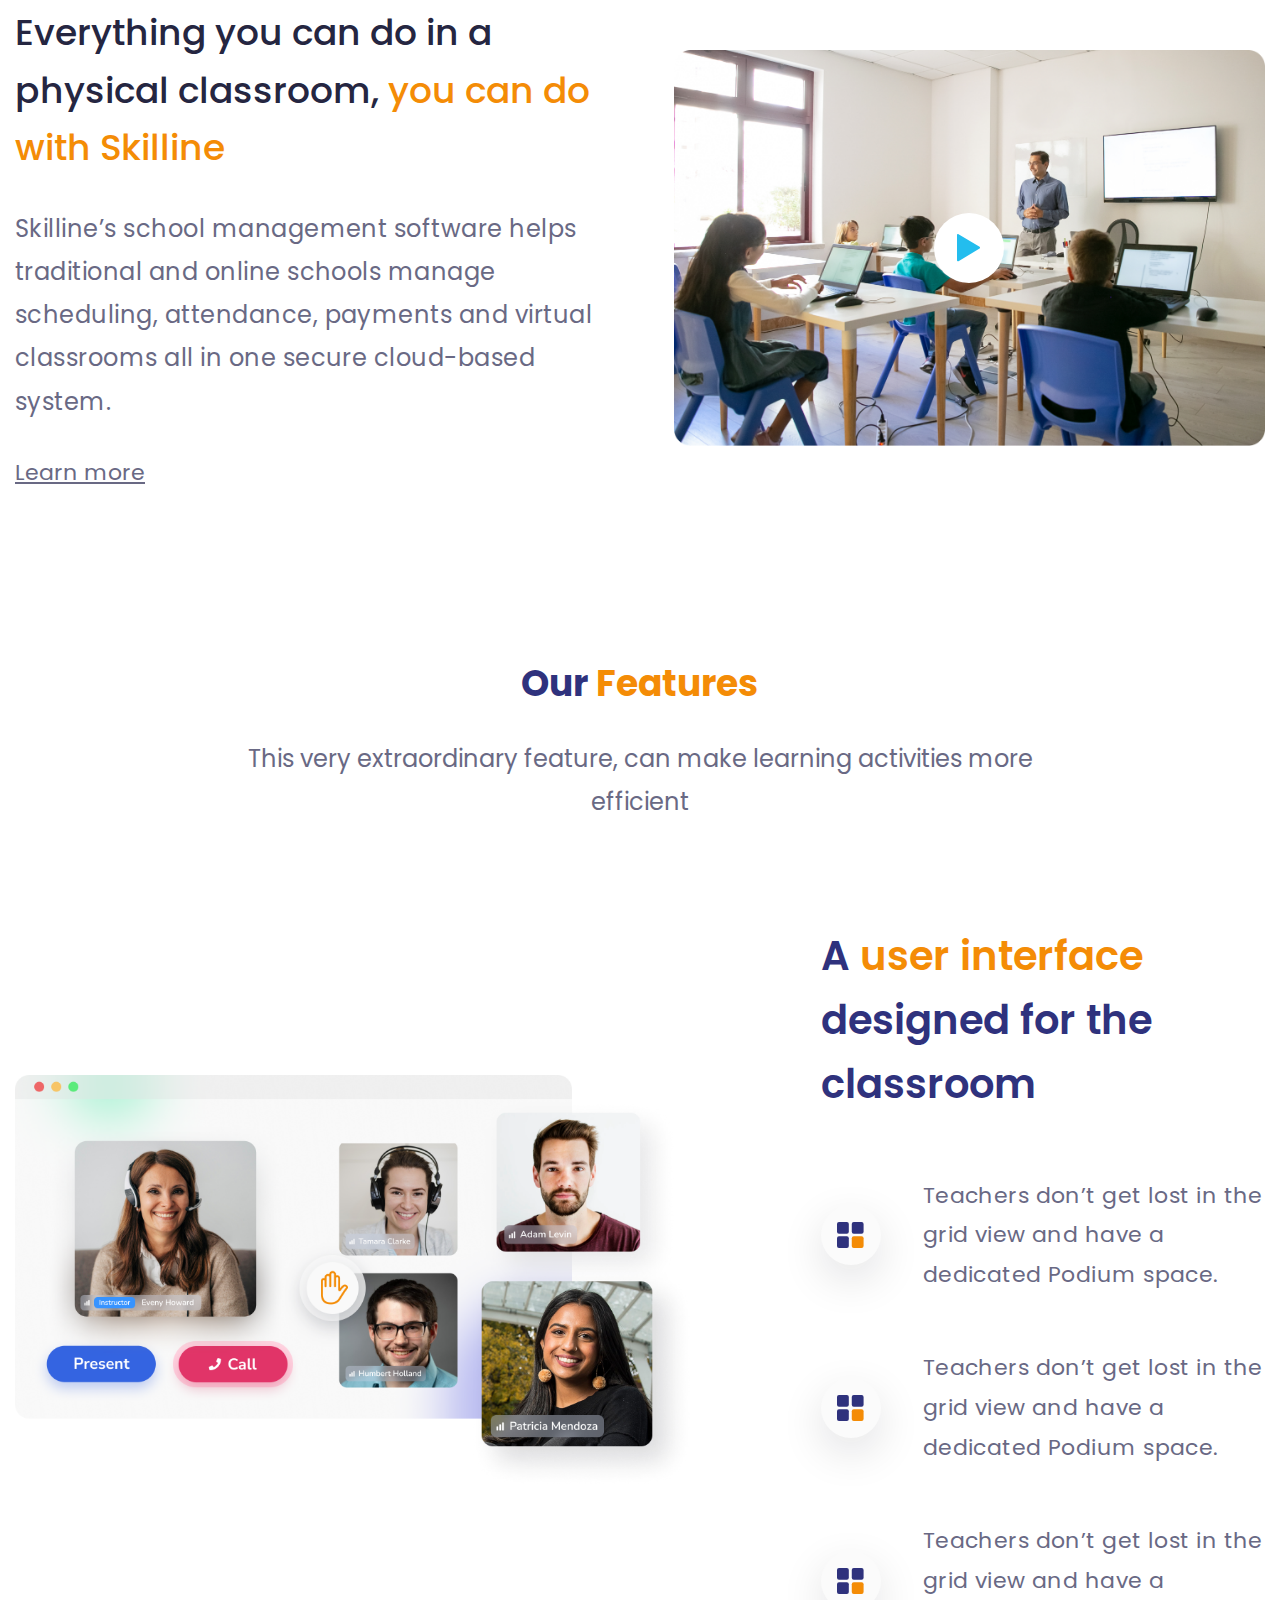
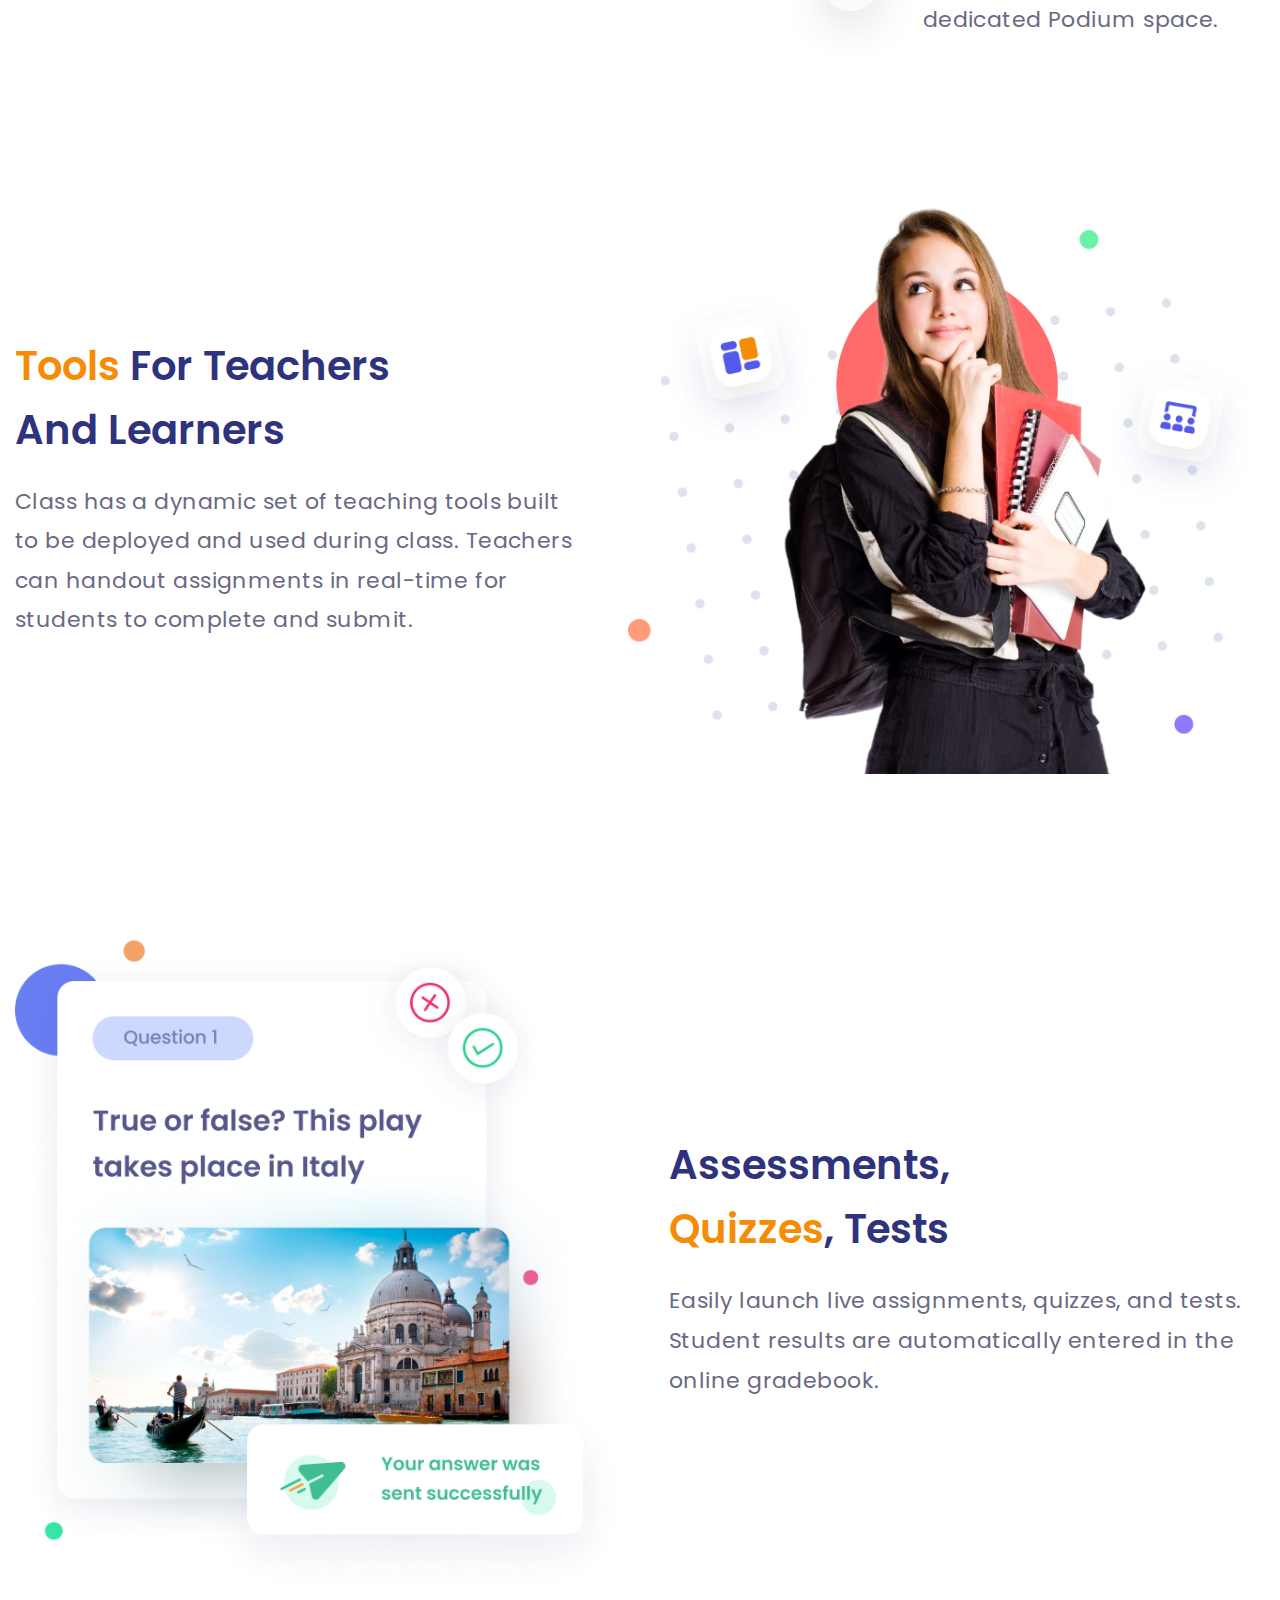
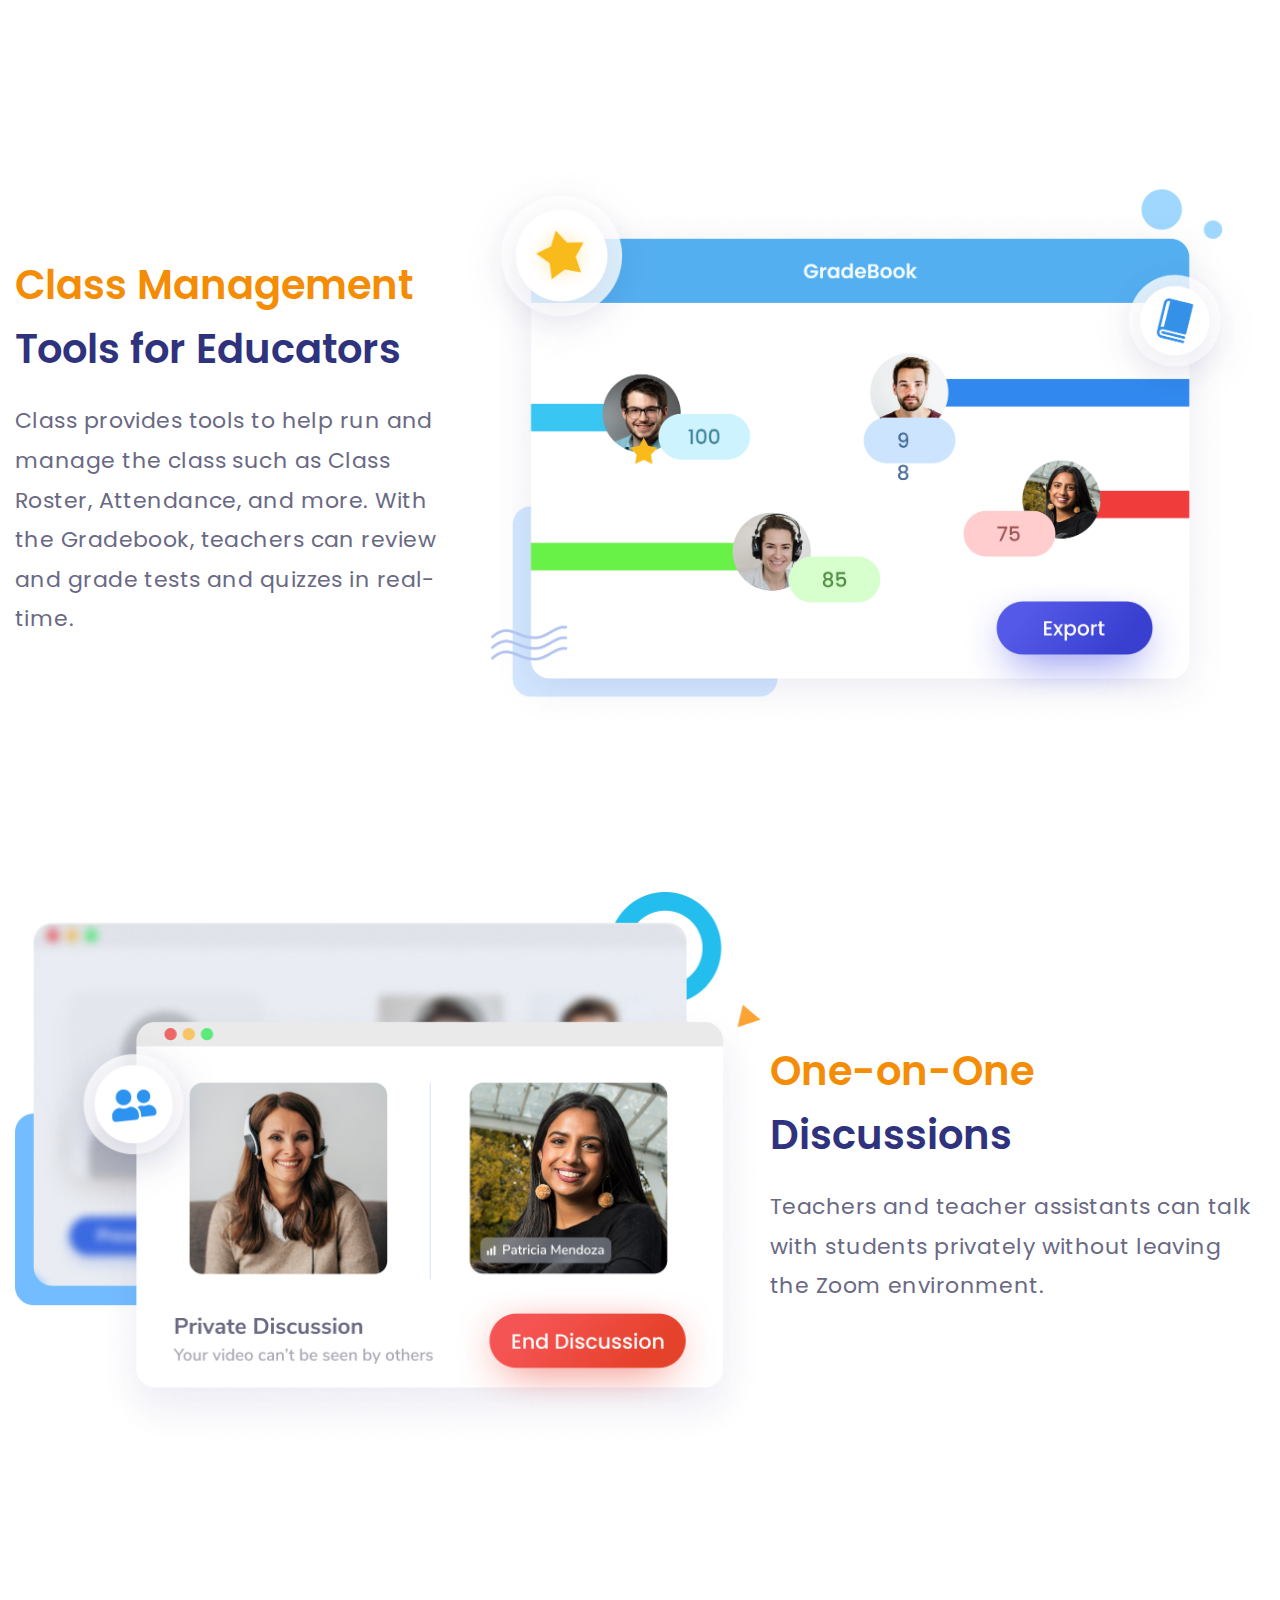
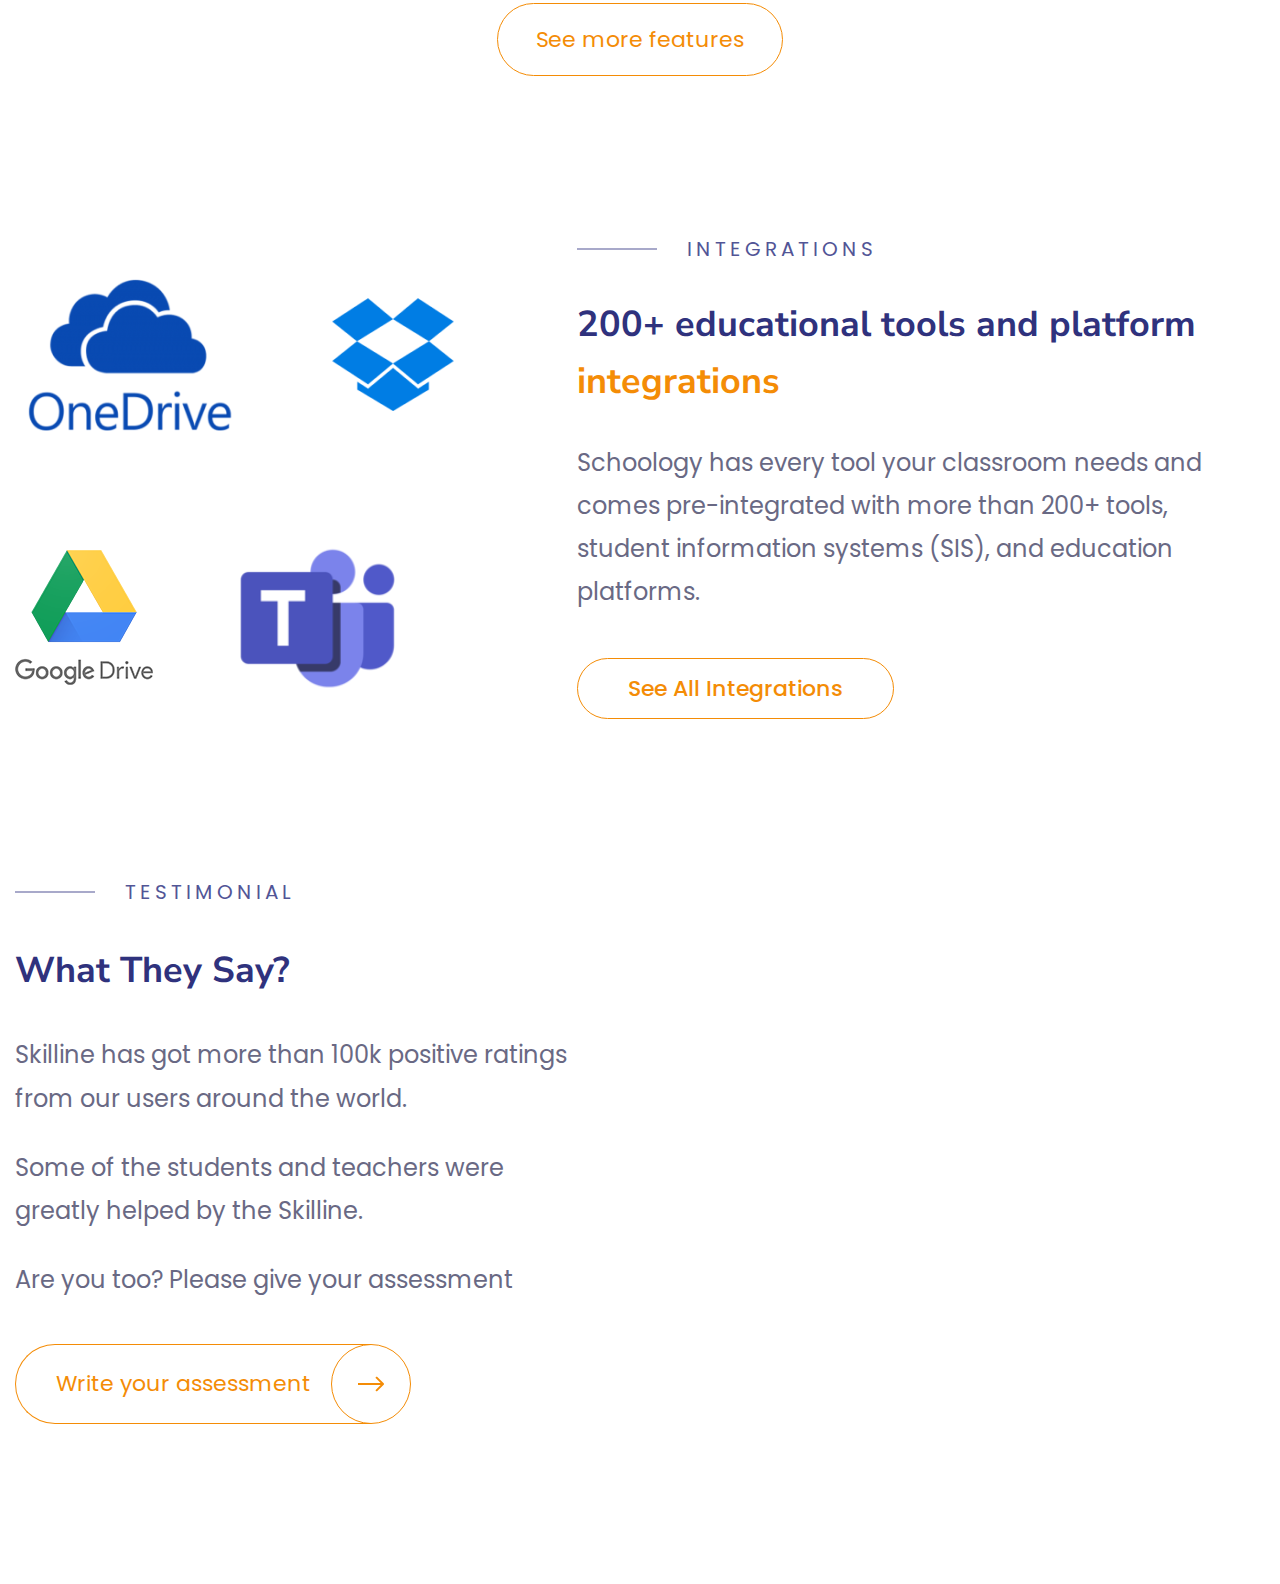
<file: skilline/index.html>
<!DOCTYPE html>
<html lang="en">
  <head>
    <meta charset="UTF-8" />
    <meta http-equiv="X-UA-Compatible" content="IE=edge" />
    <meta name="viewport" content="width=device-width, initial-scale=1.0" />
    <title>Skilline</title>
    <link rel="preconnect" href="https://fonts.googleapis.com" />
    <link rel="preconnect" href="https://fonts.gstatic.com" crossorigin />
    <link
      href="https://fonts.googleapis.com/css2?family=Nunito+Sans:wght@400;600;700;800&family=Poppins:wght@400;500;600;700&display=swap"
      rel="stylesheet"
    />
    <link rel="stylesheet" href="./css/app.css" />
  </head>
  <body>
    <div class="wrapper">
      <!-- sass ./sass/app.scss ./css/app.css --watch -->
      <header class="header">
        <div class="header-container">
          <div class="header-top">
            <img srcset="./images/logo.png 2x" alt="" class="header-logo" />
            <ul class="menu hide-on-mobile-tablet">
              <li class="menu-item"><a href="#!" class="menu-link">Home</a></li>
              <li class="menu-item">
                <a href="#!" class="menu-link">Careers</a>
              </li>
              <li class="menu-item"><a href="#!" class="menu-link">Blog</a></li>
              <li class="menu-item">
                <a href="#!" class="menu-link">About Us</a>
              </li>
            </ul>
            <div class="header-buttons">
              <a href="#!" class="btn btn--white">Login</a>
              <a href="#!" class="btn btn--primary">Sign Up</a>
            </div>
          </div>
          <div class="header-main">
            <div class="header-content">
              <h1 class="header-heading">
                Studying <span>Online is now much easier</span>
              </h1>
              <p class="header-desc">
                Skilline is an interesting platform that will teach you in more
                an interactive way
              </p>
              <div class="header-actions">
                <a href="#!" class="btn btn--primary">Join for free</a>
                <a href="#!" class="watch">
                  <div class="watch-icon">
                    <img src="./images/icon-play.svg" alt="" />
                  </div>
                  <span>Watch how it works</span>
                </a>
              </div>
            </div>
            <div class="header-image">
              <img srcset="./images/header-pic.png 2x" alt="" />
            </div>
          </div>
        </div>
      </header>
      <main>
        <section class="company">
          <h3 class="company-heading">Trusted by 5,000+ Companies Worldwide</h3>
          <div class="company-logos">
            <div class="company-logo">
              <img src="./images/google.svg" alt="" />
            </div>
            <div class="company-logo">
              <img src="./images/netflix.svg" alt="" />
            </div>
            <div class="company-logo">
              <img src="./images/airbnb.svg" alt="" />
            </div>
            <div class="company-logo">
              <img src="./images/amazon.svg" alt="" />
            </div>
            <div class="company-logo">
              <img src="./images/facebook.svg" alt="" />
            </div>
            <div class="company-logo">
              <img src="./images/grab.svg" alt="" />
            </div>
          </div>
        </section>
        <section class="introduce">
          <div class="introduce-header">
            <h2 class="global-heading">
              All-In-One <span>Cloud Software.</span>
            </h2>
            <p class="introduce-desc global-text">
              Skilline is one powerful online software suite that combines all
              the tools needed to run a successful school or office.
            </p>
          </div>
          <div class="introduce-list">
            <div class="introduce-item">
              <div class="introduce-icon bg-purple">
                <img src="./images/icon-file.svg" alt="" class="" />
              </div>
              <h3 class="introduce-title">
                Online Billing, Invoicing, & Contracts
              </h3>
              <p class="introduce-desc">
                Simple and secure control of your organization’s financial and
                legal transactions. Send customized invoices and contracts
              </p>
            </div>
            <div class="introduce-item">
              <div class="introduce-icon bg-orange">
                <img src="./images/icon-calendar.svg" alt="" class="" />
              </div>
              <h3 class="introduce-title">
                Easy Scheduling & Attendance Tracking
              </h3>
              <p class="introduce-desc">
                Automate and track emails to individuals or groups. Skilline’s
                built-in system helps organize your organization
              </p>
            </div>
            <div class="introduce-item">
              <div class="introduce-icon bg-blue">
                <img src="./images/icon-users.svg" alt="" class="" />
              </div>
              <h3 class="introduce-title">Customer Tracking</h3>
              <p class="introduce-desc">
                Automate and track emails to individuals or groups. Skilline’s
                built-in system helps organize your organization
              </p>
            </div>
          </div>
        </section>
        <section class="about">
          <div class="about-header">
            <h2 class="global-heading">What is <span>Skilline?</span></h2>
            <p class="global-text">
              Skilline is a platform that allows educators to create online
              classes whereby they can store the course materials online; manage
              assignments, quizzes and exams; monitor due dates; grade results
              and provide students with feedback all in one place.
            </p>
          </div>
          <div class="about-list">
            <div class="about-item">
              <img srcset="./images/img1.png 2x" alt="" class="about-image" />
              <div class="about-content">
                <h3 class="about-title">FOR INSTRUCTORS</h3>
                <a href="#!" class="btn btn--outline">Start a class today</a>
              </div>
            </div>
            <div class="about-item">
              <img srcset="./images/img2.png 2x" alt="" class="about-image" />
              <div class="about-content">
                <h3 class="about-title">FOR STUDENTS</h3>
                <a href="#!" class="btn about-student">Enter access code</a>
              </div>
            </div>
          </div>
        </section>
        <section class="youcan">
          <div class="youcan-content">
            <h2 class="youcan-heading">
              Everything you can do in a physical classroom,
              <span> you can do with Skilline </span>
            </h2>
            <p class="youcan-desc">
              Skilline’s school management software helps traditional and online
              schools manage scheduling, attendance, payments and virtual
              classrooms all in one secure cloud-based system.
            </p>
            <a href="#!" class="youcan-more">Learn more</a>
          </div>
          <div class="youcan-image">
            <img src="./images/img3.png" alt="" />
            <div class="youcan-play">
              <img src="./images/icon-play.svg" alt="" />
            </div>
          </div>
        </section>
        <section class="feature">
          <div class="feature-header">
            <h2 class="global-heading">Our <span>Features</span></h2>
            <p class="global-text">
              This very extraordinary feature, can make learning activities more
              efficient
            </p>
          </div>
          <div class="feature-main">
            <div class="feature-section">
              <div class="feature-image">
                <img src="./images/img4.png" alt="" />
              </div>
              <div class="feature-content">
                <h3 class="global-heading feature-heading">
                  A <span>user interface</span> designed for the classroom
                </h3>
                <ul class="feature-list">
                  <li class="feature-item">
                    <div class="feature-icon">
                      <img src="./images/icon-squares.svg" alt="" />
                    </div>
                    <p class="feature-text">
                      Teachers don’t get lost in the grid view and have a
                      dedicated Podium space.
                    </p>
                  </li>
                  <li class="feature-item">
                    <div class="feature-icon">
                      <img src="./images/icon-squares.svg" alt="" />
                    </div>
                    <p class="feature-text">
                      Teachers don’t get lost in the grid view and have a
                      dedicated Podium space.
                    </p>
                  </li>
                  <li class="feature-item">
                    <div class="feature-icon">
                      <img src="./images/icon-squares.svg" alt="" />
                    </div>
                    <p class="feature-text">
                      Teachers don’t get lost in the grid view and have a
                      dedicated Podium space.
                    </p>
                  </li>
                </ul>
              </div>
            </div>
            <div class="feature-section">
              <div class="feature-content">
                <h2 class="global-heading feature-heading">
                  <span>Tools</span> For Teachers And Learners
                </h2>
                <p class="feature-text">
                  Class has a dynamic set of teaching tools built to be deployed
                  and used during class. Teachers can handout assignments in
                  real-time for students to complete and submit.
                </p>
              </div>
              <div class="feature-image">
                <img srcset="./images/img5.png 2x" alt="" />
              </div>
            </div>
            <div class="feature-section">
              <div class="feature-image">
                <img src="./images/img6.png" alt="" />
              </div>
              <div class="feature-content">
                <h3 class="global-heading feature-heading">
                  Assessments, <span>Quizzes</span>, Tests
                </h3>
                <p class="feature-text">
                  Easily launch live assignments, quizzes, and tests. Student
                  results are automatically entered in the online gradebook.
                </p>
              </div>
            </div>
            <div class="feature-section">
              <div class="feature-content">
                <h3 class="global-heading feature-heading">
                  <span>Class Management</span> Tools for Educators
                </h3>
                <p class="feature-text">
                  Class provides tools to help run and manage the class such as
                  Class Roster, Attendance, and more. With the Gradebook,
                  teachers can review and grade tests and quizzes in real-time.
                </p>
              </div>
              <div class="feature-image">
                <img src="./images/img7.png" alt="" />
              </div>
            </div>
            <div class="feature-section">
              <div class="feature-image">
                <img src="./images/img8.png" alt="" />
              </div>
              <div class="feature-content">
                <h3 class="global-heading feature-heading">
                  <span>One-on-One</span> Discussions
                </h3>
                <p class="feature-text">
                  Teachers and teacher assistants can talk with students
                  privately without leaving the Zoom environment.
                </p>
              </div>
            </div>
          </div>
          <a href="#" class="btn feature-more">See more features</a>
        </section>
        <section class="intergration">
          <div class="intergration-brand">
            <img srcset="./images/onedrive.png 2x" alt="" />
            <img srcset="./images/dropbox.png 2x" alt="" />
            <img srcset="./images/google-drive.png 2x" alt="" />
            <img srcset="./images/team.png 2x" alt="" />
          </div>
          <div class="intergration-content">
            <h3 class="global-caption">INTEGRATIONS</h3>
            <h2 class="global-heading intergration-heading">
              200+ educational tools and platform <span>integrations</span>
            </h2>
            <p class="global-text intergration-text">
              Schoology has every tool your classroom needs and comes
              pre-integrated with more than 200+ tools, student information
              systems (SIS), and education platforms.
            </p>
            <a href="#" class="btn btn--secondary">See All Integrations</a>
          </div>
        </section>
        <section class="testimonial">
          <div class="testimonial-content">
            <h3 class="global-caption">TESTIMONIAL</h3>
            <h2 class="global-heading testimonial-heading">What They Say?</h2>
            <p class="global-text testimonial-desc">
              Skilline has got more than 100k positive ratings from our users
              around the world.
            </p>
            <p class="global-text testimonial-desc">
              Some of the students and teachers were greatly helped by the
              Skilline.
            </p>
            <p class="global-text testimonial-desc">
              Are you too? Please give your assessment
            </p>
            <a href="#!" class="testimonial-button">
              <span>Write your assessment</span>
              <div class="testimonial-arrow">
                <img src="./images/icon-long-arrow.svg" alt="" />
              </div>
            </a>
          </div>
          <div class="testimonal-slider">
            <div class="testimonial-item"></div>
          </div>
        </section>
      </main>
    </div>
  </body>
</html>
</file>
<file: asset/scss/index.css>
* {
  margin: 0;
  padding: 0;
  box-sizing: border-box;
}

li {
  list-style: none;
}

a {
  text-decoration: none;
}

body {
  font-size: 22px;
  color: #464646;
  font-family: 400;
  line-height: 1;
  font-family: "Poppins", sans-serif;
}

.wrapper {
  width: 100%;
}

.btn {
  font-size: 22px;
  font-weight: 300;
  padding: 13px 50px;
  border-radius: 80px;
  line-height: 180%;
  text-align: center;
  font-family: "Poppins", sans-serif;
  cursor: pointer;
  border: none;
  outline: none;
}
.btn--white {
  background-color: #ffffff;
  color: #696984;
}
.btn--primary {
  background-color: #F48C06;
  color: #ffffff;
}
.btn--transparent {
  background-color: transparent;
  color: white;
}
.btn--blue {
  background-color: #29b9e7;
  color: #ffffff;
}
.btn--border-secondary {
  border: 1px solid #F48C06;
}

.bg-primary {
  background-color: #2F327D;
}

.bg-second {
  background-color: #F48C06;
}

.bg-third {
  background-color: #65DAFF;
}

.text-secondary {
  color: #F48C06;
}

.header {
  background-color: #FFF3E4;
  border-radius: 0 0 200px 200px;
}
.header-container {
  max-width: 1400px;
  margin: 0 auto;
  padding: 0 15px;
}
.header-top {
  padding-top: 60px;
  display: flex;
  align-items: center;
  padding-bottom: 83px;
}
.header-logo {
  width: 180px;
}
.header-nav {
  margin-left: auto;
  display: flex;
  gap: 80px;
}
.header-auth {
  margin-left: 80px;
  display: flex;
  align-items: center;
  gap: 40px;
}
.header-main {
  width: 100%;
  display: flex;
  align-items: center;
  gap: 0 100px;
}
.header-content {
  max-width: 651px;
}
.header-content .content-title {
  color: #2F327D;
  font-size: 54px;
  line-height: 160%;
  margin-bottom: 52px;
}
.header-content .content-desc {
  font-size: 24px;
  font-weight: normal;
  font-family: "Nunito Sans", sans-serif;
  line-height: 160%;
  margin-bottom: 52px;
}
.header-content span {
  color: #F48C06;
}
.header-content .content-action {
  display: flex;
  align-items: center;
  justify-content: space-between;
  gap: 0 40px;
}
.header-content .btn-primary {
  padding: 22px 38px;
  font-size: 24px;
  font-weight: 500;
}
.header-content .watch {
  color: #464646;
  display: flex;
  align-items: center;
  gap: 0 20px;
}
.header-content .watch-icon {
  background-color: white;
  height: 80px;
  width: 80px;
  border-radius: 50%;
  display: flex;
  align-items: center;
  justify-content: center;
  color: #29b9e7;
  cursor: pointer;
}
.header-content .watch a {
  color: #464646;
}
.header-content i {
  font-size: 48px;
}
.header-img {
  width: 40%;
}
.header-img img {
  width: 100%;
}

.nav-item-link {
  font-size: 22px;
  color: #696984;
}

.btn-second {
  box-shadow: 1px 1px 8px 3px #dddddd;
}

body {
  font-size: 22px;
  color: #464646;
  font-family: 400;
  line-height: 1;
  font-family: "Poppins", sans-serif;
}

.wrapper {
  width: 100%;
}

.btn {
  font-size: 22px;
  font-weight: 300;
  padding: 13px 50px;
  border-radius: 80px;
  line-height: 180%;
  text-align: center;
  font-family: "Poppins", sans-serif;
  cursor: pointer;
  border: none;
  outline: none;
}
.btn--white {
  background-color: #ffffff;
  color: #696984;
}
.btn--primary {
  background-color: #F48C06;
  color: #ffffff;
}
.btn--transparent {
  background-color: transparent;
  color: white;
}
.btn--blue {
  background-color: #29b9e7;
  color: #ffffff;
}
.btn--border-secondary {
  border: 1px solid #F48C06;
}

.bg-primary {
  background-color: #2F327D;
}

.bg-second {
  background-color: #F48C06;
}

.bg-third {
  background-color: #65DAFF;
}

.text-secondary {
  color: #F48C06;
}

.company {
  padding: 200px 0 0 0;
  width: 100%;
}
.company-container {
  max-width: 1400px;
  margin: 0 auto;
}
.company-heading {
  font-size: 28px;
  font-weight: 400;
  line-height: 160%;
  text-align: center;
  color: #696984;
}
.company-icons {
  margin-top: 24px;
  display: flex;
  align-items: center;
  justify-content: center;
  gap: 60px;
}

body {
  font-size: 22px;
  color: #464646;
  font-family: 400;
  line-height: 1;
  font-family: "Poppins", sans-serif;
}

.wrapper {
  width: 100%;
}

.btn {
  font-size: 22px;
  font-weight: 300;
  padding: 13px 50px;
  border-radius: 80px;
  line-height: 180%;
  text-align: center;
  font-family: "Poppins", sans-serif;
  cursor: pointer;
  border: none;
  outline: none;
}
.btn--white {
  background-color: #ffffff;
  color: #696984;
}
.btn--primary {
  background-color: #F48C06;
  color: #ffffff;
}
.btn--transparent {
  background-color: transparent;
  color: white;
}
.btn--blue {
  background-color: #29b9e7;
  color: #ffffff;
}
.btn--border-secondary {
  border: 1px solid #F48C06;
}

.bg-primary {
  background-color: #2F327D;
}

.bg-second {
  background-color: #F48C06;
}

.bg-third {
  background-color: #65DAFF;
}

.text-secondary {
  color: #F48C06;
}

.cloud {
  width: 100%;
  margin-top: 100px;
}
.cloud-container {
  max-width: 1400px;
  margin: 0 auto;
}
.cloud-heading {
  font-size: 36px;
  font-weight: bold;
  line-height: 180%;
  text-align: center;
  color: #F48C06;
}
.cloud-heading span {
  color: #2F327D;
}
.cloud-desc {
  margin: 0 auto;
  max-width: 873px;
  text-align: center;
  font-size: 24px;
  font-weight: normal;
  line-height: 180%;
  color: #696984;
  margin-top: 24px;
}
.cloud-content {
  margin-top: 200px;
  display: flex;
  gap: 60px;
}
.cloud-item {
  width: 450px;
  height: 430px;
  box-shadow: 0px 0px 15px 3px rgb(241, 241, 241);
  text-align: center;
  padding: 20px;
  position: relative;
}
.cloud-item .item-icon {
  width: 100px;
  height: 100px;
  border-radius: 50%;
  display: flex;
  align-items: center;
  justify-content: center;
  position: absolute;
  left: 50%;
  transform: translate(-50%, -80%);
}
.cloud-item .item-content {
  padding-top: 120px;
}
.cloud-item .item-content .item-heading {
  font-size: 30px;
  font-weight: 500;
  color: #2F327D;
}
.cloud-item .item-content .item-desc {
  color: #696984;
  text-shadow: 0px 4px 4px 0px rgba(0, 0, 0, 0.25);
  line-height: 180%;
  font-size: 20px;
  font-style: normal;
  font-weight: 400;
  padding: 12px 30px;
}

body {
  font-size: 22px;
  color: #464646;
  font-family: 400;
  line-height: 1;
  font-family: "Poppins", sans-serif;
}

.wrapper {
  width: 100%;
}

.btn {
  font-size: 22px;
  font-weight: 300;
  padding: 13px 50px;
  border-radius: 80px;
  line-height: 180%;
  text-align: center;
  font-family: "Poppins", sans-serif;
  cursor: pointer;
  border: none;
  outline: none;
}
.btn--white {
  background-color: #ffffff;
  color: #696984;
}
.btn--primary {
  background-color: #F48C06;
  color: #ffffff;
}
.btn--transparent {
  background-color: transparent;
  color: white;
}
.btn--blue {
  background-color: #29b9e7;
  color: #ffffff;
}
.btn--border-secondary {
  border: 1px solid #F48C06;
}

.bg-primary {
  background-color: #2F327D;
}

.bg-second {
  background-color: #F48C06;
}

.bg-third {
  background-color: #65DAFF;
}

.text-secondary {
  color: #F48C06;
}

.whatis {
  padding-top: 200px;
  width: 100%;
}
.whatis-container {
  max-width: 1300px;
  margin: 0 auto;
  padding: 0 15px;
  text-align: center;
}
.whatis-heading {
  font-size: 44px;
  font-weight: 600;
  color: #2F327D;
}
.whatis-heading span {
  color: #F48C06;
}
.whatis-desc {
  margin-top: 40px;
  font-size: 22px;
  color: #696984;
  line-height: 180%;
  padding: 0 175px;
}
.whatis-content {
  margin-top: 100px;
  display: flex;
  justify-content: space-around;
  align-items: center;
  overflow: hidden;
}
.whatis-item {
  width: 500px;
  height: 300px;
  background-position: center;
  background-size: cover;
  display: flex;
  align-items: center;
  flex-direction: column;
  justify-content: center;
  position: relative;
  border-radius: 20px;
  overflow: hidden;
}
.whatis-item:nth-child(1) {
  background-image: url(../images/img1.png);
}
.whatis-item:nth-child(1) .item-btn {
  border: 1px solid white;
}
.whatis-item:nth-child(2) {
  background-image: url(../images/img2.png);
}
.whatis-item .item-heading {
  font-size: 28px;
  color: white;
  margin-bottom: 24px;
  z-index: 2;
}
.whatis-item .item-btn {
  padding: 24px;
  border-radius: 42px;
  font-size: 18px;
  font-weight: 300;
  z-index: 2;
}
.whatis-item::after {
  content: "";
  position: absolute;
  top: 0;
  left: 0;
  width: 100%;
  height: 100%;
  background-color: rgba(0, 0, 0, 0.2);
  z-index: 1;
}

body {
  font-size: 22px;
  color: #464646;
  font-family: 400;
  line-height: 1;
  font-family: "Poppins", sans-serif;
}

.wrapper {
  width: 100%;
}

.btn {
  font-size: 22px;
  font-weight: 300;
  padding: 13px 50px;
  border-radius: 80px;
  line-height: 180%;
  text-align: center;
  font-family: "Poppins", sans-serif;
  cursor: pointer;
  border: none;
  outline: none;
}
.btn--white {
  background-color: #ffffff;
  color: #696984;
}
.btn--primary {
  background-color: #F48C06;
  color: #ffffff;
}
.btn--transparent {
  background-color: transparent;
  color: white;
}
.btn--blue {
  background-color: #29b9e7;
  color: #ffffff;
}
.btn--border-secondary {
  border: 1px solid #F48C06;
}

.bg-primary {
  background-color: #2F327D;
}

.bg-second {
  background-color: #F48C06;
}

.bg-third {
  background-color: #65DAFF;
}

.text-secondary {
  color: #F48C06;
}

.show {
  padding-top: 200px;
}
.show-container {
  max-width: 1300px;
  margin: 0 auto;
  padding: 0 15px;
  display: flex;
  justify-content: space-around;
  align-items: center;
}
.show-title {
  padding-right: 200px;
  font-size: 28px;
  color: #2F327D;
  font-weight: 500;
  line-height: 180%;
  position: relative;
}
.show-title span {
  color: #F48C06;
}
.show-title::after {
  content: "";
  position: absolute;
  top: 0;
  left: -10px;
  width: 50px;
  height: 50px;
  border-radius: 50%;
  background-color: #F48C06;
  opacity: 0.5;
  z-index: -1;
}
.show-desc::before {
  content: "";
  position: absolute;
  top: 50%;
  right: 50px;
  width: 20px;
  height: 20px;
  border-radius: 50%;
  background-color: #F48C06;
  opacity: 0.5;
  z-index: -1;
}
.show-desc {
  margin: 24px 0;
  font-size: 20px;
  line-height: 180%;
  color: #696984;
  position: relative;
}
.show-more {
  font-size: 18px;
  color: #696984;
  text-decoration: underline;
  cursor: pointer;
}
.show-img {
  width: 100%;
  position: relative;
}
.show-img img {
  width: 100%;
}
.show-img::after {
  content: "";
  position: absolute;
  top: -10px;
  left: -10px;
  width: 80px;
  height: 80px;
  border-radius: 16px;
  background-color: #29b9e7;
  z-index: -1;
}
.show-img::before {
  content: "";
  position: absolute;
  bottom: -10px;
  right: -10px;
  width: 150px;
  height: 150px;
  border-radius: 16px;
  background-color: #F48C06;
  z-index: -1;
}

body {
  font-size: 22px;
  color: #464646;
  font-family: 400;
  line-height: 1;
  font-family: "Poppins", sans-serif;
}

.wrapper {
  width: 100%;
}

.btn {
  font-size: 22px;
  font-weight: 300;
  padding: 13px 50px;
  border-radius: 80px;
  line-height: 180%;
  text-align: center;
  font-family: "Poppins", sans-serif;
  cursor: pointer;
  border: none;
  outline: none;
}
.btn--white {
  background-color: #ffffff;
  color: #696984;
}
.btn--primary {
  background-color: #F48C06;
  color: #ffffff;
}
.btn--transparent {
  background-color: transparent;
  color: white;
}
.btn--blue {
  background-color: #29b9e7;
  color: #ffffff;
}
.btn--border-secondary {
  border: 1px solid #F48C06;
}

.bg-primary {
  background-color: #2F327D;
}

.bg-second {
  background-color: #F48C06;
}

.bg-third {
  background-color: #65DAFF;
}

.text-secondary {
  color: #F48C06;
}

.feature {
  padding-top: 200px;
}
.feature-container {
  max-width: 1300px;
  margin: 0 auto;
  padding: 0 15px;
}
.feature-heading {
  font-size: 36px;
  font-weight: 700;
  line-height: 180%;
  color: #2F327D;
  text-align: center;
}
.feature-heading span {
  color: #F48C06;
}
.feature-desc {
  margin-top: 12px;
  font-size: 22px;
  font-weight: 400;
  line-height: 180%;
  color: #696984;
  text-align: center;
}
.feature-interface {
  padding-top: 200px;
  display: flex;
  align-items: center;
  gap: 80px;
}
.feature-interface .interface-img {
  width: 80%;
}
.feature-interface .interface-img img {
  width: 100%;
}
.feature-interface .interface-content .interface-heading {
  font-size: 33px;
  font-weight: 600;
  color: #2F327D;
  line-height: 180%;
}
.feature-interface .interface-content .interface-heading span {
  color: #F48C06;
}
.feature .list-item {
  margin-top: 40px;
  display: flex;
  align-items: center;
  gap: 40px;
}
.feature .list-item__img {
  display: flex;
  align-items: center;
  justify-content: center;
  padding: 16px;
  border-radius: 50%;
  color: white;
  box-shadow: 0px 0px 4px 4px rgba(0, 0, 0, 0.25);
}
.feature .list-item__info {
  font-size: 20px;
  font-weight: 400;
  color: #696984;
  line-height: 180%; /* 39.6px */
  letter-spacing: 0.44px;
}
.feature .feature-item {
  margin-top: 100px;
  width: 100%;
  display: flex;
  align-items: center;
  gap: 250px;
}
.feature .feature-item .item-content {
  width: 1461px;
}
.feature .feature-item .item-heading {
  width: 393px;
  font-size: 38px;
  font-weight: 600;
  line-height: 180%;
  color: #2F327D;
}
.feature .feature-item .item-heading span {
  color: #F48C06;
}
.feature .feature-item .item-desc {
  margin-top: 24px;
  width: 568px;
  font-size: 22px;
  color: #696984;
  text-align: justify;
  line-height: 180%; /* 39.6px */
  letter-spacing: 0.44px;
  font-weight: 400;
}
.feature .feature-item .item-img {
  max-width: 100%;
}
.feature .feature-item .item-img img {
  width: 100%;
}

.feature-item:nth-child(3) {
  flex-direction: row-reverse;
}

.feature-item:nth-child(5) {
  flex-direction: row-reverse;
}

.feature-btn {
  text-align: center;
  margin: 0 auto;
  margin-top: 100px;
  width: 320px;
  transition: 0.2s ease;
}

.feature-btn:hover {
  background-color: #F48C06;
  color: white;
}

body {
  font-size: 22px;
  color: #464646;
  font-family: 400;
  line-height: 1;
  font-family: "Poppins", sans-serif;
}

.wrapper {
  width: 100%;
}

.btn {
  font-size: 22px;
  font-weight: 300;
  padding: 13px 50px;
  border-radius: 80px;
  line-height: 180%;
  text-align: center;
  font-family: "Poppins", sans-serif;
  cursor: pointer;
  border: none;
  outline: none;
}
.btn--white {
  background-color: #ffffff;
  color: #696984;
}
.btn--primary {
  background-color: #F48C06;
  color: #ffffff;
}
.btn--transparent {
  background-color: transparent;
  color: white;
}
.btn--blue {
  background-color: #29b9e7;
  color: #ffffff;
}
.btn--border-secondary {
  border: 1px solid #F48C06;
}

.bg-primary {
  background-color: #2F327D;
}

.bg-second {
  background-color: #F48C06;
}

.bg-third {
  background-color: #65DAFF;
}

.text-secondary {
  color: #F48C06;
}

.intergations {
  padding-top: 200px;
}
.intergations-container {
  max-width: 1300px;
  margin: 0 auto;
  padding: 0 15px;
  display: flex;
  align-items: center;
  justify-content: space-between;
  position: relative;
}
.intergations-images {
  width: calc(100% - 687px);
}
.intergations-img {
  max-width: 228px;
  max-height: 195px;
  position: absolute;
}
.intergations-img img {
  width: 50%;
}
.intergations-img:nth-child(1) {
  top: 0;
  left: 0;
}
.intergations-img:nth-child(2) {
  top: 20px;
  left: 200px;
}
.intergations-img:nth-child(3) {
  top: 50%;
  left: 40px;
}
.intergations-img:nth-child(4) {
  top: 50%;
  left: 240px;
}
.intergations-content {
  width: 687px;
}
.intergations-heading {
  display: flex;
  align-items: center;
  gap: 20px;
}
.intergations-heading--line {
  width: 80px;
  height: 1px;
  background-color: #696984;
}
.intergations-heading--title {
  font-size: 14px;
  font-weight: 400;
  color: #696984;
  letter-spacing: 4px;
}
.intergations-desc {
  margin-top: 24px;
}
.intergations-desc--heading {
  color: #2F327D;
  font-size: 36px;
  font-weight: 600;
  line-height: 180%;
}
.intergations-desc--heading span {
  color: #F48C06;
}
.intergations-desc--info {
  margin-top: 24px;
  color: #696984;
  font-weight: 400;
  font-size: 22px;
  line-height: 180%;
}
.intergations-btn {
  width: 350px;
  margin-top: 40px;
  transition: 0.2s ease;
}
.intergations-btn:hover {
  background-color: #F48C06;
  color: white;
}

body {
  font-size: 22px;
  color: #464646;
  font-family: 400;
  line-height: 1;
  font-family: "Poppins", sans-serif;
}

.wrapper {
  width: 100%;
}

.btn {
  font-size: 22px;
  font-weight: 300;
  padding: 13px 50px;
  border-radius: 80px;
  line-height: 180%;
  text-align: center;
  font-family: "Poppins", sans-serif;
  cursor: pointer;
  border: none;
  outline: none;
}
.btn--white {
  background-color: #ffffff;
  color: #696984;
}
.btn--primary {
  background-color: #F48C06;
  color: #ffffff;
}
.btn--transparent {
  background-color: transparent;
  color: white;
}
.btn--blue {
  background-color: #29b9e7;
  color: #ffffff;
}
.btn--border-secondary {
  border: 1px solid #F48C06;
}

.bg-primary {
  background-color: #2F327D;
}

.bg-second {
  background-color: #F48C06;
}

.bg-third {
  background-color: #65DAFF;
}

.text-secondary {
  color: #F48C06;
}

.testi {
  padding-top: 200px;
}
.testi-container {
  max-width: 1300px;
  margin: 0 auto;
  padding: 0 15px;
  display: flex;
  align-items: center;
  justify-content: space-between;
  gap: 240px;
}
.testi-heading {
  display: flex;
  align-items: center;
  gap: 20px;
}
.testi-heading--line {
  width: 80px;
  height: 1px;
  background-color: #696984;
}
.testi-heading--title {
  font-size: 14px;
  font-weight: 400;
  color: #696984;
  letter-spacing: 4px;
}
.testi-title {
  font-size: 36px;
  color: #2F327D;
  font-weight: 600;
  margin-top: 32px;
}
.testi-desc {
  font-size: 20px;
  font-weight: 400;
  color: #696984;
  margin-top: 32px;
  line-height: 180%;
  text-align: left;
  max-width: 500px;
}
.testi-btn {
  position: relative;
  overflow: hidden;
  width: 403px;
  margin-top: 40px;
  color: #F48C06;
}
.testi-btn span {
  margin-right: 50px;
}
.testi-btn svg {
  position: absolute;
  width: 67.2px;
  height: 67.2px;
  right: -0.5px;
  top: -0.5px;
}
.testi-img {
  width: 70%;
  position: relative;
}
.testi-img img {
  width: 70%;
  border-radius: 24px;
}
.testi-feedback {
  position: absolute;
  top: 70%;
  left: 10%;
  width: 500px;
  background-color: white;
  border-left: 15px solid #F48C06;
  border-radius: 20px;
  overflow: hidden;
  padding: 24px;
  box-shadow: 1px 1px 8px rgba(0, 0, 0, 0.1);
}
.testi-feedback--desc {
  border-left: 1px solid rgba(0, 0, 0, 0.2);
  display: flex;
  align-items: center;
  gap: 20px;
}
.testi-feedback--desc-content {
  margin-left: 20px;
  font-size: 18px;
  font-family: "Poppins", sans-serif;
  font-weight: 400;
  line-height: 180%;
  color: #696984;
}
.testi-feedback--author {
  display: flex;
  justify-content: space-between;
  align-items: center;
  padding: 20px;
}
.testi-feedback--author-name {
  font-size: 20px;
  font-weight: 600;
  color: #696984;
  font-family: "Nunito Sans", sans-serif;
}
.testi-feedback--author-rating {
  display: flex;
  flex-direction: column;
  align-items: center;
  gap: 10px;
}
.testi-feedback--author-rating .star svg {
  width: 100px;
  margin: 0 auto;
}
.testi-feedback--author-rating .time {
  font-size: 18px;
  color: #696984;
}

body {
  font-size: 22px;
  color: #464646;
  font-family: 400;
  line-height: 1;
  font-family: "Poppins", sans-serif;
}

.wrapper {
  width: 100%;
}

.btn {
  font-size: 22px;
  font-weight: 300;
  padding: 13px 50px;
  border-radius: 80px;
  line-height: 180%;
  text-align: center;
  font-family: "Poppins", sans-serif;
  cursor: pointer;
  border: none;
  outline: none;
}
.btn--white {
  background-color: #ffffff;
  color: #696984;
}
.btn--primary {
  background-color: #F48C06;
  color: #ffffff;
}
.btn--transparent {
  background-color: transparent;
  color: white;
}
.btn--blue {
  background-color: #29b9e7;
  color: #ffffff;
}
.btn--border-secondary {
  border: 1px solid #F48C06;
}

.bg-primary {
  background-color: #2F327D;
}

.bg-second {
  background-color: #F48C06;
}

.bg-third {
  background-color: #65DAFF;
}

.text-secondary {
  color: #F48C06;
}

.news-tag {
  background-color: #F4C467;
  color: black;
  border-radius: 20px;
  text-align: center;
  padding: 4px 8px;
}

.news {
  padding: 200px 0;
}
.news-container {
  max-width: 1300px;
  margin: 0 auto;
  padding: 0 15px;
}
.news-heading {
  font-size: 33px;
  font-weight: 600;
  font-family: "Poppins", sans-serif;
  color: #2F327D;
  text-align: center;
}
.news-desc {
  font-size: 22px;
  font-weight: 400;
  font-family: "Nunito Sans", sans-serif;
  color: #696984;
  margin-top: 24px;
  text-align: center;
  line-height: 180%;
}
.news-content {
  margin-top: 100px;
  display: flex;
  gap: 100px;
}
.news-content-left {
  display: flex;
  flex-direction: column;
  gap: 24px;
  max-width: 640px;
}
.news-content-left img {
  width: 500px;
}
.news-content-left__tag {
  background-color: #F4C467;
  color: black;
  border-radius: 20px;
  max-width: 100px;
  text-align: center;
  padding: 4px 8px;
}
.news-content-left__title {
  font-size: 22px;
  font-weight: 500;
  line-height: 180%;
  max-width: 500px;
}
.news-content-left__desc {
  font-size: 20px;
  font-weight: 400;
  line-height: 180%;
  color: #696984;
  max-width: 400px;
}
.news-content-left__read {
  font-size: 20px;
  color: #696984;
  text-decoration: underline;
}
.news-content-right {
  display: flex;
  flex-direction: column;
  gap: 50px;
}
.news-content-right .item-right {
  display: flex;
  gap: 30px;
}
.news-content-right .item-right__img {
  position: relative;
}
.news-content-right .item-right__img img {
  width: 250px;
}
.news-content-right .item-right__tag {
  font-size: 18px;
  font-weight: 400;
  position: absolute;
  bottom: 20px;
  right: 15px;
}
.news-content-right .item-right__content--title {
  font-size: 18px;
  font-weight: 500;
  font-family: "Poppins", sans-serif;
  color: #252641;
  line-height: 180%;
}
.news-content-right .item-right__content--desc {
  margin-top: 20px;
  font-size: 16px;
  font-weight: 300;
  color: #696984;
  line-height: 180%;
}

body {
  font-size: 22px;
  color: #464646;
  font-family: 400;
  line-height: 1;
  font-family: "Poppins", sans-serif;
}

.wrapper {
  width: 100%;
}

.btn {
  font-size: 22px;
  font-weight: 300;
  padding: 13px 50px;
  border-radius: 80px;
  line-height: 180%;
  text-align: center;
  font-family: "Poppins", sans-serif;
  cursor: pointer;
  border: none;
  outline: none;
}
.btn--white {
  background-color: #ffffff;
  color: #696984;
}
.btn--primary {
  background-color: #F48C06;
  color: #ffffff;
}
.btn--transparent {
  background-color: transparent;
  color: white;
}
.btn--blue {
  background-color: #29b9e7;
  color: #ffffff;
}
.btn--border-secondary {
  border: 1px solid #F48C06;
}

.bg-primary {
  background-color: #2F327D;
}

.bg-second {
  background-color: #F48C06;
}

.bg-third {
  background-color: #65DAFF;
}

.text-secondary {
  color: #F48C06;
}

.footer {
  background-color: #252641;
}
.footer-container {
  max-width: 1300px;
  margin: 0 auto;
  padding: 40px 15px;
  display: flex;
  align-items: center;
  flex-direction: column;
  gap: 48px;
}
.footer-logo {
  display: flex;
  align-items: center;
  gap: 40px;
}
.footer-logo img {
  width: 100px;
}
.footer-logo span {
  font-size: 20px;
  font-weight: 400;
  font-family: "Nunito Sans", sans-serif;
  color: white;
  padding: 4px 12px;
  line-height: 180%;
  position: relative;
}
.footer-logo span::before {
  content: "";
  position: absolute;
  top: 50%;
  left: -10px;
  height: 50px;
  width: 0.5px;
  transform: translateY(-50%);
  background-color: #696984;
}
.footer-info-title {
  font-size: 24px;
  color: #B2B3CF;
  font-family: "Nunito Sans", sans-serif;
}
.footer-info-input {
  margin-top: 20px;
  display: flex;
  gap: 12px;
  align-items: center;
}
.footer-info-input input {
  border: 1px solid #B2B3CF;
  background-color: transparent;
  padding: 8px 20px;
  border-radius: 25px;
  color: #B2B3CF;
  width: 250px;
}
.footer-info-btn {
  background-color: #545AE7;
  padding: 8px 20px;
  font-size: 16px;
  color: white;
  font-weight: 500;
  font-family: "Nunito Sans", sans-serif;
  border-radius: 25px;
}
.footer-since {
  display: flex;
  flex-direction: column;
  gap: 24px;
}
.footer-since-content {
  display: flex;
  gap: 24px;
}
.footer-since .content-item {
  font-size: 16px;
  color: #B2B3CF;
  font-weight: 200;
}
.footer-since .content-item:nth-child(1) {
  position: relative;
}
.footer-since .content-item:nth-child(1)::after {
  content: "";
  position: absolute;
  top: 50%;
  right: -12px;
  height: 10px;
  width: 0.5px;
  transform: translateY(-50%);
  background-color: #696984;
}
.footer-since .content-item:nth-child(2) {
  position: relative;
}
.footer-since .content-item:nth-child(2)::after {
  content: "";
  position: absolute;
  top: 50%;
  right: -12px;
  height: 10px;
  width: 0.5px;
  transform: translateY(-50%);
  background-color: #696984;
}
.footer-since-copyright {
  font-size: 16px;
  color: #B2B3CF;
  font-weight: 200;
  text-align: center;
}/*# sourceMappingURL=index.css.map */
</file>
<file: asset/style/responsive.css>
/* Mobile & Tablet */
@media (max-width: 1023px) {
    .hide-on-mobile-tablet {
        display: none;
    }

    .header-top {
        justify-content: space-between;
    }

    .header-img {

    }
    
    .btn {
        font-size: 18px;
        padding: 12px 28px;
    }

    .company-icons {
        display: grid;
        grid-template-rows: 80px;
        grid-template-columns: 162px 162px 162px;

    }

    .cloud-content {
        display: grid;
        grid-template-rows: auto;
        gap: 100px;
    }
    .cloud-item {
        margin: 0 auto;
    }

    .whatis-content {
        flex-direction: column;
        justify-content: space-between;
        gap: 40px;
    }
    .whatis-item {
        
    }
}

/* Tablet */
@media (min-width: 740px) and (max-width: 1023px) {
    
}

/* Mobile */
@media (max-width: 739px) {
    
}
</file>
<file: skilline/css/app.css>
html {
  box-sizing: border-box;
}

* {
  margin: 0;
  padding: 0;
}

*,
*:before,
*:after {
  box-sizing: border-box;
}

input,
textarea,
select,
button {
  outline: none;
}

input {
  line-height: normal;
}

label,
button {
  cursor: pointer;
}

a {
  text-decoration: none;
}

img {
  display: block;
  max-width: 100%;
}

body {
  font-size: 22px;
  color: #252641;
  font-weight: 400;
  line-height: 1;
  font-family: "Poppins", sans-serif;
}

.btn {
  display: inline-block;
  font-size: 22px;
  font-weight: 500;
  font-family: "Poppins", sans-serif;
  line-height: calc(33 / 22);
  padding: 13px 50px;
  border: 0;
  outline: none;
  border-radius: 100rem;
  cursor: pointer;
}
.btn--white {
  background-color: white;
  color: #6c6c6c;
}
.btn--primary {
  color: white;
  background-color: #f48c06;
}
.btn--secondary {
  color: #f48c06;
  background-color: transparent;
  border: 1px solid currentColor;
}

.global-heading {
  color: #2f327d;
  font-weight: bold;
  font-size: 36px;
  line-height: 180%;
  margin-bottom: 20px;
}
.global-heading span {
  color: #f48c06;
}
.global-text {
  font-size: 24px;
  line-height: 180%;
  color: #696984;
}
.global-caption {
  color: #525596;
  font-size: 20px;
  line-height: 27px;
  letter-spacing: 0.2em;
  font-weight: 400;
  padding-left: 110px;
  position: relative;
  margin-bottom: 33px;
}
.global-caption:before {
  content: "";
  width: 80px;
  height: 1px;
  background-color: #525596;
  left: 0;
  position: absolute;
  top: 50%;
  transform: translateY(-50%);
}

.bg-purple {
  background-color: #5b72ee;
}

.bg-orange {
  background-color: #f48c06;
}

.bg-blue {
  background-color: #29b9e7;
}

.header {
  background-color: #fff2e1;
  margin-bottom: 100px;
  overflow: hidden;
  clip-path: ellipse(100% 100% at top);
  padding-bottom: 200px;
}
.header-container {
  max-width: 1725px;
  margin-left: auto;
  margin-right: auto;
  padding: 0 15px;
}
.header-top {
  padding-top: 60px;
  padding-bottom: 70px;
  display: flex;
  align-items: center;
}
.header-buttons {
  margin-left: 80px;
  display: flex;
  align-items: center;
  gap: 0 34px;
}
.header-main {
  display: flex;
  justify-content: space-between;
  align-items: center;
  gap: 0 37px;
}
.header-heading {
  font-size: 54px;
  font-weight: bold;
  margin-bottom: 34px;
  line-height: calc(81 / 54);
  color: #f48c06;
}
.header-heading span {
  color: #2f327d;
}
.header-desc {
  font-size: 24px;
  line-height: 160%;
  margin-bottom: 52px;
  color: #464646;
}
.header-actions {
  display: flex;
  align-items: center;
  gap: 0 40px;
}
.header-actions .btn--primary {
  padding: 22px 38px;
}
.header-image {
  position: relative;
  transform: translateY(200px);
}

.menu {
  margin-left: auto;
  list-style-type: none;
  display: flex;
  align-items: center;
  gap: 0 80px;
}
.menu-link {
  color: inherit;
}

.watch {
  display: flex;
  align-items: center;
  gap: 0 32px;
  font-size: 24px;
  line-height: calc(36 / 24);
  color: inherit;
}
.watch-icon {
  width: 80px;
  height: 80px;
  border-radius: 100rem;
  background: #ffffff;
  box-shadow: 2px 20px 60px rgba(61, 155, 185, 0.1);
  display: flex;
  justify-content: center;
  align-items: center;
}

.company {
  margin-bottom: 163px;
}
.company-heading {
  font-weight: 500;
  font-size: 28px;
  line-height: 160%;
  text-align: center;
  margin-bottom: 32px;
  color: #696984;
}
.company-logos {
  display: flex;
  align-items: center;
  gap: 0 75px;
  max-width: 1370px;
  padding: 0 15px;
  margin-left: auto;
  margin-right: auto;
}
.company-logo img {
  margin: 0 auto;
}

.introduce {
  margin-bottom: 160px;
}
.introduce-header {
  max-width: 870px;
  padding: 0 15px;
  margin: 0 auto 103px;
  text-align: center;
}
.introduce-list {
  max-width: 1500px;
  margin: 0 auto;
  padding: 0 15px;
  display: grid;
  grid-template-columns: repeat(3, 1fr);
  grid-gap: 60px;
}
.introduce-item {
  background: #ffffff;
  box-shadow: 0px 10px 60px rgba(38, 45, 118, 0.08);
  border-radius: 20px;
  padding: 0 54px 50px;
  display: flex;
  flex-direction: column;
  justify-items: center;
  align-items: center;
  text-align: center;
}
.introduce-icon {
  width: 100px;
  height: 100px;
  border-radius: 100rem;
  display: flex;
  justify-content: center;
  align-items: center;
  transform: translateY(-50px);
  margin-bottom: 30px;
}
.introduce-title {
  font-weight: 500;
  font-size: 30px;
  line-height: 1.5;
  color: #2f327d;
  margin-bottom: 24px;
  display: -webkit-box;
  -webkit-line-clamp: 2;
  -webkit-box-orient: vertical;
  overflow: hidden;
  text-overflow: ellipsis;
  word-break: break-word;
  min-height: 90px;
  vertical-align: middle;
}
.introduce-desc {
  font-size: 20px;
  line-height: 180%;
  color: #696984;
}

.about {
  padding: 0 15px;
  max-width: 1330px;
  margin: 0 auto 160px;
}
.about-header {
  text-align: center;
  max-width: 1110px;
  margin: 0 auto 80px;
}
.about-list {
  display: grid;
  grid-template-columns: 1fr 1fr;
  grid-gap: 0 100px;
}
.about-item {
  position: relative;
}
.about-content {
  position: absolute;
  top: 0;
  right: 0;
  bottom: 0;
  left: 0;
  background: rgba(23, 27, 65, 0.2);
  z-index: 10;
  display: flex;
  align-items: center;
  justify-content: center;
  flex-direction: column;
  color: white;
  border-radius: 20px;
}
.about-title {
  font-weight: 600;
  font-size: 32px;
  line-height: 1.5;
  margin-bottom: 17px;
}
.about-student {
  background: rgba(35, 189, 238, 0.9);
  color: white;
  padding: 24px 40px;
}
.about .btn--outline {
  color: white;
  padding: 24px 40px;
  border: 1px solid currentColor;
}

.youcan {
  max-width: 1580px;
  padding: 0 15px;
  margin: 0 auto 160px;
  display: flex;
  justify-content: space-between;
  align-items: center;
  gap: 0 67px;
}
.youcan > * {
  width: 50%;
}
.youcan-heading {
  font-weight: 500;
  font-size: 36px;
  line-height: 160%;
  margin-bottom: 30px;
}
.youcan-heading span {
  color: #f48c06;
}
.youcan-desc {
  color: #696984;
  font-size: 24px;
  line-height: 180%;
  letter-spacing: 0.02em;
  margin-bottom: 30px;
}
.youcan-more {
  font-size: 22px;
  line-height: 180%;
  text-decoration: underline;
  color: #696984;
}
.youcan-image {
  position: relative;
}
.youcan-play {
  display: flex;
  justify-content: center;
  align-items: center;
  width: 70px;
  height: 70px;
  border-radius: 100rem;
  background-color: white;
  position: absolute;
  top: 50%;
  left: 50%;
  transform: translate(-50%, -50%);
  z-index: 10;
}

.feature {
  padding: 0 15px;
  margin-bottom: 160px;
}
.feature-main {
  display: flex;
  flex-direction: column;
  gap: 160px 0;
}
.feature-header {
  max-width: 888px;
  margin: 0 auto 100px;
  text-align: center;
}
.feature-heading {
  font-weight: 600;
  font-size: 40px;
  line-height: 160%;
}
.feature-text {
  font-size: 22px;
  line-height: 180%;
  letter-spacing: 0.02em;
  color: #696984;
}
.feature-list {
  display: flex;
  flex-direction: column;
  gap: 54px 0;
}
.feature-item {
  display: flex;
  align-items: center;
  gap: 0 42px;
}
.feature-icon {
  width: 60px;
  height: 60px;
  border-radius: 100rem;
  background: #fbfbfb;
  box-shadow: 0px 15px 44px rgba(13, 15, 28, 0.12);
  display: flex;
  justify-content: center;
  align-items: center;
  flex-shrink: 0;
}
.feature-section {
  margin: 0 auto;
  display: flex;
  justify-content: space-between;
  align-items: center;
  width: 100%;
}
.feature-section:first-of-type {
  max-width: 1610px;
  gap: 0 126px;
}
.feature-section:first-of-type .feature-content {
  width: 100%;
  max-width: 542px;
}
.feature-section:first-of-type .feature-heading {
  margin-bottom: 60px;
}
.feature-section:nth-of-type(2) {
  max-width: 1470px;
}
.feature-section:nth-of-type(2) .feature-heading {
  max-width: 393px;
}
.feature-section:nth-of-type(2) .feature-text {
  max-width: 568px;
}
.feature-section:nth-of-type(2) .feature-image {
  max-width: 637px;
}
.feature-section:nth-of-type(3) {
  max-width: 1490px;
}
.feature-section:nth-of-type(3) .feature-heading {
  max-width: 347px;
}
.feature-section:nth-of-type(3) .feature-text {
  max-width: 596px;
}
.feature-section:nth-of-type(3) .feature-image {
  max-width: 617px;
}
.feature-section:nth-of-type(4) {
  max-width: 1575px;
}
.feature-section:nth-of-type(4) .feature-heading {
  max-width: 420px;
}
.feature-section:nth-of-type(4) .feature-text {
  max-width: 645px;
}
.feature-section:nth-of-type(4) .feature-image {
  max-width: 808px;
}
.feature-section:nth-of-type(5) {
  max-width: 1515px;
  margin-bottom: 150px;
}
.feature-section:nth-of-type(5) .feature-heading {
  max-width: 274px;
}
.feature-section:nth-of-type(5) .feature-text {
  max-width: 540px;
}
.feature-section:nth-of-type(5) .feature-image {
  max-width: 755px;
}
.feature-more {
  color: #f48c06;
  border: 1px solid currentColor;
  padding: 19px 38px;
  position: relative;
  left: 50%;
  transform: translateX(-50%);
  font-weight: 400;
}

.intergration {
  max-width: 1490px;
  padding: 0 15px;
  margin: 0 auto 160px;
  display: flex;
  justify-content: space-between;
  align-items: center;
}
.intergration-brand {
  display: flex;
  flex-wrap: wrap;
  gap: 85px;
  align-items: center;
  max-width: 480px;
}
.intergration-content {
  width: 100%;
  max-width: 688px;
}
.intergration-heading {
  font-family: "Nunito Sans", sans-serif;
  margin-bottom: 30px;
  line-height: 160%;
}
.intergration-text {
  margin-bottom: 44px;
  line-height: 180%;
}

.testimonial {
  padding: 0 15px;
  max-width: 1550px;
  margin: 0 auto 160px;
  display: flex;
  justify-content: space-between;
  align-items: center;
}
.testimonial-content {
  width: 100%;
  max-width: 564px;
}
.testimonial-heading {
  font-family: "Nunito Sans", sans-serif;
  margin-bottom: 30px;
}
.testimonial-desc {
  margin-bottom: 26px;
}
.testimonial-desc:last-of-type {
  margin-bottom: 43px;
}
.testimonial-button {
  display: inline-flex;
}
.testimonial-button span {
  padding: 23px 60px 23px 40px;
  border: 1px solid #f48c06;
  border-right: 0;
  color: #f48c06;
  display: flex;
  align-items: center;
  justify-content: center;
  flex-direction: column;
  border-radius: 100rem 0 0 100rem;
}
.testimonial-arrow {
  width: 80px;
  height: 80px;
  border-radius: 100rem;
  display: flex;
  justify-content: center;
  align-items: center;
  border: 1px solid #f48c06;
  transform: translateX(-50%);
}

/*# sourceMappingURL=app.css.map */
</file>
